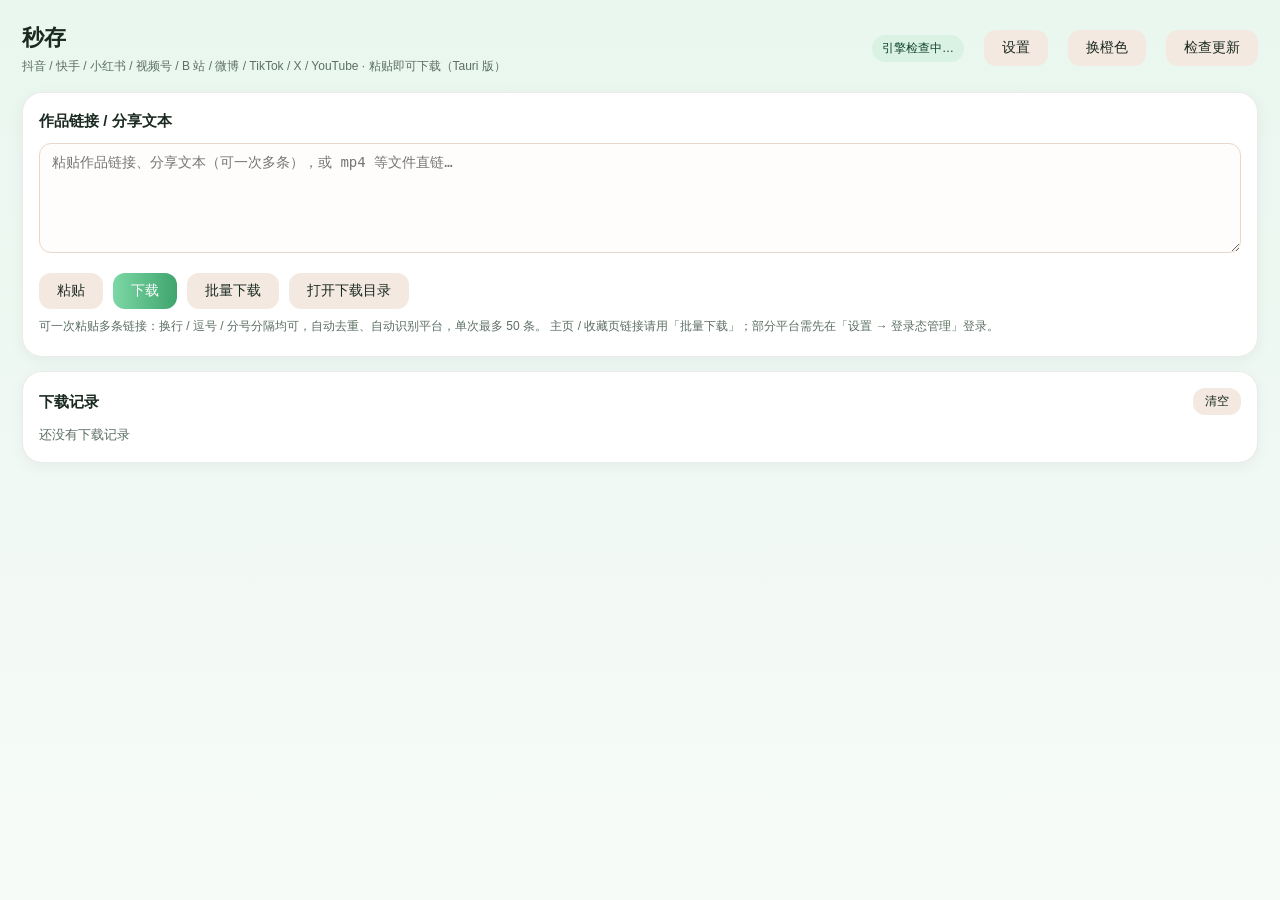
<file: tauri/src/index.html>
<!doctype html>
<html lang="zh-CN">
<head>
  <meta charset="utf-8" />
  <meta name="viewport" content="width=device-width, initial-scale=1" />
  <title>秒存</title>
  <style>
    :root {
      /* 主题配色（与安卓端一致：浅橙 / 浅绿），JS 里按用户选择覆盖 */
      --bg-top: #e9f7ef;
      --bg-bottom: #f7fbf8;
      --card: #ffffff;
      --primary: #4caf7d;
      --primary-soft: #d9f2e3;
      --gradient-a: #7cd8a6;
      --gradient-b: #3fa46d;
      --chip-text: #12432b;
      --text: #1b2a21;
      --muted: #5c6f63;
      --ok: #2e7d32;
      --warn: #e65100;
      --line: rgba(0, 0, 0, 0.08);
    }
    * { box-sizing: border-box; }
    body {
      margin: 0;
      font-family: -apple-system, "PingFang SC", "Microsoft YaHei", sans-serif;
      background: linear-gradient(var(--bg-top), var(--bg-bottom)) fixed;
      color: var(--text);
      padding: 20px 22px 32px;
    }
    header { display: flex; align-items: center; gap: 12px; margin-bottom: 16px; }
    header h1 { font-size: 22px; margin: 0; }
    header .sub { color: var(--muted); font-size: 12px; margin-top: 2px; }
    .badge {
      margin-left: auto; font-size: 12px; padding: 4px 10px; border-radius: 999px;
      background: var(--primary-soft); color: var(--chip-text);
    }
    .card {
      background: var(--card); border-radius: 18px; padding: 16px;
      border: 1px solid var(--line);
      box-shadow: 0 3px 12px rgba(0, 0, 0, 0.07); margin-bottom: 14px;
    }
    textarea {
      width: 100%; min-height: 110px; resize: vertical; border-radius: 12px;
      border: 1px solid #e7d8cb; padding: 10px 12px; font-size: 14px; color: var(--text);
      background: #fffdfb; outline: none;
    }
    textarea:focus { border-color: var(--primary); }
    .row { display: flex; gap: 10px; margin-top: 12px; flex-wrap: wrap; }
    button {
      border: none; border-radius: 12px; padding: 9px 18px; font-size: 14px;
      cursor: pointer; background: #f3e9e0; color: var(--text);
    }
    button.primary { background: linear-gradient(90deg, var(--gradient-a), var(--gradient-b)); color: #fff; }
    button:disabled { opacity: 0.5; cursor: not-allowed; }
    .progress { height: 8px; border-radius: 999px; background: #f0e4d8; overflow: hidden; margin-top: 10px; }
    .progress > div { height: 100%; width: 0; background: var(--primary); transition: width 0.2s; }
    .muted { color: var(--muted); font-size: 12px; }
    .chip {
      display: inline-block; font-size: 11px; padding: 2px 8px; border-radius: 999px;
      background: var(--primary-soft); color: var(--chip-text); margin-right: 6px;
    }
    /* 卡片之间不画分隔线（与安卓 / Mac 一致，靠间距区分） */
    .history-item { display: flex; gap: 10px; align-items: center; padding: 8px 0; }
    .history-block + .history-block { margin-top: 10px; }
    .history-item .title { font-size: 13px; }
    .history-item .meta { font-size: 11px; color: var(--muted); }
    .empty { color: var(--muted); font-size: 13px; }
    /* 版本更新卡片 */
    .update-head { display: flex; align-items: center; gap: 12px; }
    .update-icon {
      width: 46px; height: 46px; border-radius: 14px; flex: none;
      background: linear-gradient(135deg, #ffb27a, #f97316);
      color: #fff; font-size: 24px; font-weight: 700;
      display: flex; align-items: center; justify-content: center;
    }
    .update-version { font-size: 22px; font-weight: 700; }
    .update-info {
      background: var(--primary-soft); border-radius: 12px; padding: 10px 14px;
      font-size: 12px; color: #7a4a1c; margin: 12px 0; line-height: 1.7;
    }
    .update-info .new { color: #d2690f; font-weight: 600; }
    .update-list { margin: 0; padding-left: 18px; font-size: 13px; line-height: 1.8; max-height: 200px; overflow: auto; }
    .update-actions { display: flex; justify-content: flex-end; gap: 10px; margin-top: 14px; }
    pre#log {
      max-height: 200px; overflow: auto; background: #fbf4ee; border-radius: 10px;
      padding: 10px; font-size: 11px; line-height: 1.5; color: #6b5a4b; white-space: pre-wrap;
    }
    h2 { font-size: 15px; margin: 0 0 10px; }
    /* 弹窗 */
    .modal-mask {
      position: fixed; inset: 0; background: rgba(0, 0, 0, 0.35);
      display: flex; align-items: center; justify-content: center; z-index: 50;
    }
    .modal {
      background: #fff; border-radius: 18px; padding: 20px 22px; max-width: 420px;
      box-shadow: 0 12px 40px rgba(0, 0, 0, 0.18);
    }
    /* 记录之间更清晰的分隔线 */
    .history-item { padding: 12px 4px 6px; }
    /* 缩略图（与安卓 / Mac 一致）：图片 / 视频 / PDF 出图，音频出音符；带细边框 */
    .thumb-strip { display: flex; gap: 10px; overflow-x: auto; padding: 2px 4px 6px; }
    .thumb-tile { width: 86px; flex: 0 0 auto; display: flex; flex-direction: column; gap: 3px; align-items: center; }
    .thumb-box {
      position: relative; width: 86px; height: 86px; border-radius: 10px; overflow: hidden;
      border: 1px solid var(--line); background: rgba(0, 0, 0, 0.06);
      display: flex; align-items: center; justify-content: center; cursor: zoom-in;
    }
    .thumb-box img, .thumb-box video { width: 100%; height: 100%; object-fit: cover; display: block; }
    .thumb-box .glyph { font-size: 24px; color: var(--muted); }
    .thumb-box .play {
      position: absolute; width: 30px; height: 30px; border-radius: 50%;
      background: rgba(0, 0, 0, 0.45); color: #fff; display: flex; align-items: center;
      justify-content: center; font-size: 12px; padding-left: 2px;
    }
    .thumb-size { font-size: 10px; color: var(--muted); }
    .file-row { display: flex; align-items: center; gap: 8px; padding: 3px 4px; }
    .file-row .name { font-size: 11px; color: var(--muted); flex: 1; overflow: hidden; text-overflow: ellipsis; white-space: nowrap; }
    .file-row .size { font-size: 10px; color: var(--muted); }
    /* 图标操作按钮（内联 SVG，Lucide 风格 · MIT 开源）：打开 / 分享 / 在文件夹中显示 / 删除 */
    .icon-btn {
      display: inline-flex; align-items: center; justify-content: center;
      width: 24px; height: 24px; border-radius: 7px; border: none; padding: 0;
      background: transparent; color: var(--primary); cursor: pointer;
    }
    .icon-btn:hover { background: var(--primary-soft); }
    .icon-btn.danger { color: #c0392b; }
    .icon-btn.danger:hover { background: rgba(192, 57, 43, 0.12); }
    .icon-btn svg {
      width: 14px; height: 14px; fill: none; stroke: currentColor;
      stroke-width: 2; stroke-linecap: round; stroke-linejoin: round;
    }
    .actions { display: flex; gap: 2px; align-items: center; }
    .thumb-actions { display: flex; gap: 2px; justify-content: center; }
    /* 放大预览浮层 */
    .preview { position: fixed; inset: 0; z-index: 60; background: rgba(10, 10, 12, 0.95); display: flex; flex-direction: column; }
    .preview-bar { display: flex; align-items: center; gap: 10px; padding: 10px 14px; color: #fff; }
    .preview-bar .name { font-size: 14px; font-weight: 600; max-width: 46%; overflow: hidden; text-overflow: ellipsis; white-space: nowrap; }
    .preview-bar .size { font-size: 11px; color: #b9b9c0; }
    .preview-bar button { background: rgba(255, 255, 255, 0.14); color: #fff; border: none; border-radius: 999px; padding: 6px 14px; cursor: pointer; font-size: 12px; }
    .preview-body { flex: 1; display: flex; align-items: center; justify-content: center; overflow: auto; position: relative; }
    .preview-body img { max-width: 96%; max-height: 92%; cursor: zoom-in; }
    .preview-body video { max-width: 94%; max-height: 92%; }
    .preview-body audio { width: 60%; min-width: 320px; }
    .preview-body iframe { width: 96%; height: 92%; border: none; background: #fff; border-radius: 8px; }
    .preview-nav {
      position: absolute; top: 50%; transform: translateY(-50%); font-size: 22px; color: #fff;
      background: rgba(0, 0, 0, 0.35); border: none; border-radius: 50%; width: 44px; height: 44px; cursor: pointer;
    }
    .preview-nav.prev { left: 16px; }
    .preview-nav.next { right: 16px; }
    .preview-counter { position: absolute; bottom: 14px; left: 50%; transform: translateX(-50%); color: #b9b9c0; font-size: 12px; }
    /* 卡片与控件再打磨一点：更柔和的阴影、稍大圆角、hover 反馈 */
    .card { border-radius: 20px; box-shadow: 0 4px 16px rgba(0, 0, 0, 0.05); transition: box-shadow .2s; }
    .card:hover { box-shadow: 0 6px 22px rgba(0, 0, 0, 0.07); }
    button { border-radius: 12px; transition: transform .12s, filter .12s; }
    button:hover:not(:disabled) { filter: brightness(0.97); }
    button:active:not(:disabled) { transform: scale(0.98); }
    textarea, input, select { border-radius: 12px; }
    body { line-height: 1.6; }
    /* 设置 + Cookie 管理 */
    .field { display: flex; align-items: center; gap: 8px; margin-bottom: 8px; flex-wrap: wrap; }
    .field label { width: 74px; font-size: 13px; color: var(--muted); flex: none; }
    .field input, .field select {
      flex: 1; min-width: 180px; border-radius: 10px; border: 1px solid var(--line);
      padding: 7px 10px; font-size: 13px; background: #fff; color: var(--text); outline: none;
    }
    .field input:focus, .field select:focus { border-color: var(--primary); }
    .cookie-row {
      display: flex; align-items: center; gap: 8px; padding: 7px 0;
      border-bottom: 1px dashed var(--line); flex-wrap: wrap;
    }
    .cookie-row:last-child { border-bottom: none; }
    .cookie-row .name { flex: 1; font-size: 13px; min-width: 130px; }
    .cookie-row .state { font-size: 12px; margin-left: 8px; }
    .cookie-row button { padding: 5px 12px; font-size: 12px; }
    /* 云端那一组按钮前加一条细竖线，视觉上区分「本机操作 / 云端操作」 */
    .cookie-row .cloud-group { display: flex; align-items: center; gap: 6px; flex-wrap: wrap; padding-left: 10px; border-left: 1px dashed var(--line); }
    .cookie-row button.sync-active { background: var(--primary-soft); border-color: var(--primary); font-weight: 600; }
    .cookie-row .cloud-state { font-size: 11px; color: var(--muted); }
    .cookie-hint {
      background: var(--primary-soft); color: var(--chip-text); border-radius: 12px;
      padding: 10px 12px; font-size: 13px; margin: 8px 0; display: none;
    }
    .update-icon { background: linear-gradient(135deg, var(--gradient-a), var(--gradient-b)); }
    .sync-row { display: flex; align-items: center; gap: 6px; padding: 6px 0; border-bottom: 1px dashed var(--line); flex-wrap: wrap; }
    .sync-row:last-child { border-bottom: none; }
    .sync-row .name { flex: 1; font-size: 13px; min-width: 120px; }
    .sync-row button { padding: 4px 10px; font-size: 12px; }
    /* 当前正在使用的云端登录态（手机端 / 电脑端）高亮 */
    .sync-row button.sync-active { background: var(--primary-soft); border-color: var(--primary); font-weight: 600; }
  </style>
</head>
<body>
  <header>
    <div>
      <h1>秒存</h1>
      <div class="sub">抖音 / 快手 / 小红书 / 视频号 / B 站 / 微博 / TikTok / X / YouTube · 粘贴即可下载（Tauri 版）</div>
    </div>
    <div class="badge" id="engineBadge">引擎检查中…</div>
    <button id="viewToggleBtn" style="margin-left:8px">设置</button>
    <button id="themeBtn" style="margin-left:8px">换橙色</button>
    <button id="checkUpdateBtn" style="margin-left:8px">检查更新</button>
  </header>

  <!-- 版本更新卡片：发现新版本时显示，点「前往下载」用系统浏览器打开下载地址 -->
  <div class="card" id="updateCard" style="display:none">
    <div class="update-head">
      <div class="update-icon">↑</div>
      <div>
        <div class="muted">发现新版本</div>
        <div class="update-version" id="updateVersion">–</div>
      </div>
    </div>
    <div class="update-info">
      <div>当前版本 <span id="updateCurrent">–</span></div>
      <div class="new">最新版本 <span id="updateLatest">–</span><span id="updateSize"></span></div>
    </div>
    <h2 style="margin-bottom:6px">更新内容</h2>
    <ul class="update-list" id="updateChangelog"></ul>
    <div class="update-actions">
      <button id="updateLater">稍后</button>
      <button class="primary" id="updateDownload">前往下载</button>
    </div>
  </div>

  <div class="card" id="setupCard" style="display:none">
    <h2>首次使用：初始化解析引擎</h2>
    <div class="muted">将创建 Python 虚拟环境、安装 yt-dlp / Playwright 与内置浏览器内核（约 800MB，存放在应用数据目录）。</div>
    <div class="row">
      <button class="primary" id="bootstrapBtn">开始初始化</button>
    </div>
    <pre id="log" style="margin-top:12px"></pre>
  </div>

  <div id="homeView">
  <div class="card">
    <h2>作品链接 / 分享文本</h2>
    <textarea id="input" placeholder="粘贴作品链接、分享文本（可一次多条），或 mp4 等文件直链…"></textarea>
    <div class="row">
      <button id="pasteBtn">粘贴</button>
      <button class="primary" id="downloadBtn">下载</button>
      <!-- 主页 / 收藏夹链接：抓取该主页作品后逐条下载（需要先在桌面端登录对应平台） -->
      <button id="batchBtn" title="主页 / 收藏夹链接：抓取最近 20 条作品并逐条下载">批量下载</button>
      <button id="folderBtn">打开下载目录</button>
    </div>
    <div class="muted" style="margin-top:8px;line-height:1.6">
      可一次粘贴多条链接：换行 / 逗号 / 分号分隔均可，自动去重、自动识别平台，单次最多 50 条。
      主页 / 收藏页链接请用「批量下载」；部分平台需先在「设置 → 登录态管理」登录。
    </div>
    <div class="muted" id="linkPreview" style="margin-top:4px"></div>
  </div>

  <div class="card" id="taskCard" style="display:none">
    <h2 id="taskTitle">任务</h2>
    <div class="muted" id="taskStage">准备中</div>
    <div class="progress"><div id="taskBar"></div></div>
    <div class="muted" id="taskDetail" style="margin-top:8px"></div>
    <!-- 完成后的缩略图（图片点开放大、视频/音频点开即播） -->
    <div id="taskFiles"></div>
    <div class="row" id="taskActions" style="display:none">
      <!-- 与下载记录一致：打开 / 分享 / 在资源管理器中显示都用图标（内容由 JS 填充） -->
      <button class="icon-btn" id="taskOpenBtn" title="打开" aria-label="打开"></button>
      <button class="icon-btn" id="taskShareBtn" title="分享" aria-label="分享"></button>
      <button class="icon-btn" id="taskRevealBtn" title="在资源管理器中显示" aria-label="在资源管理器中显示"></button>
      <button class="icon-btn danger" id="taskDeleteBtn" title="删除这次下载及其文件" aria-label="删除这次下载及其文件"></button>
    </div>
  </div>

  <div class="card" id="batchCard" style="display:none">
    <h2 id="batchTitle">批量下载</h2>
    <div class="muted" id="batchStage">准备中</div>
    <div class="progress"><div id="batchBar"></div></div>
    <div class="row" id="batchSummary" style="gap:14px;margin-top:6px"></div>
    <div class="row" style="gap:8px;margin-top:4px">
      <button id="batchExpandBtn" style="display:none">展开全部</button>
      <button id="batchShareBtn" style="display:none">分享全部</button>
      <button id="batchDeleteAllBtn" style="display:none">删除全部</button>
      <button id="batchCancelBtn">取消</button>
    </div>
    <div id="batchItems"></div>
  </div>

  <div class="card">
    <div style="display:flex;align-items:center;gap:8px">
      <h2 style="margin:0">下载记录</h2>
      <button id="clearHistoryBtn" style="margin-left:auto;padding:5px 12px;font-size:12px">清空</button>
    </div>
    <div id="history" class="empty" style="margin-top:10px">还没有下载记录</div>
  </div>

  </div>

  <div id="settingsView" style="display:none">
  <!-- 设置 + Cookie 管理（与 Mac/安卓端对齐） -->
  <div class="card" id="settingsCard">
    <div style="display:flex;align-items:center;">
      <h2>设置</h2>
      <button id="settingsToggle" style="margin-left:auto;padding:5px 12px;font-size:12px">收起</button>
    </div>
    <div id="settingsBody">
      <div class="field"><label>保存目录</label><input id="setOutDir" placeholder="留空使用默认：下载/视频下载" /><button id="pickFolderBtn">选择…</button></div>
      <div class="field"><label>命名模板</label><input id="setNameTemplate" placeholder="{author}-{title}" /></div>
      <div class="field"><label>画质上限</label>
        <select id="setMaxHeight">
          <option value="0">最高画质</option>
          <option value="1080">≤1080P</option>
          <option value="720">≤720P</option>
        </select>
      </div>
      <div class="field"><label>代理地址</label><input id="setProxy" placeholder="留空自动读系统代理，如 http://127.0.0.1:7890" /></div>
      <div class="row" style="margin-top:4px">
        <button class="primary" id="saveSettingsBtn">保存设置</button>
        <span class="muted" id="settingsHint"></span>
      </div>

      <h2 style="margin-top:18px">登录态管理</h2>
      <div class="muted" style="margin-bottom:6px">
        登录态只保存在本机，也可以登录账号后加密同步到云端。X / YouTube 必须登录；Vimeo / QQ 音乐等多数内容也需要登录；
        抖音不用登录也能下载（但「主页批量」需要登录）。
      </div>
      <div id="cookieList" class="muted">正在读取…</div>
      <div class="cookie-hint" id="cookieHint">
        <span id="cookieHintText"></span>
        <span style="float:right">
          <button class="primary" id="cookieLoginSave">完成</button>
          <button id="cookieLoginCancel">取消</button>
        </span>
      </div>
    </div>

      <h2 style="margin-top:18px">账号 · 云端登录态同步</h2>
    <div id="accountLoggedOut">
      <div class="field"><label>手机号</label><input id="accountPhone" placeholder="11 位手机号，用于接收验证码" /></div>
      <div class="field"><label>验证码</label>
        <input id="accountCode" placeholder="短信验证码" />
        <button id="sendCodeBtn">获取验证码</button>
        <button class="primary" id="accountLoginBtn">登录</button>
      </div>
      <div class="muted">
        登录后：一端登录过的平台，其它端可以直接用（登录态加密保存、只有你能看到、可一键清空）。不登录也不影响现有功能。
      </div>
    </div>
    <div id="accountLoggedIn" style="display:none">
      <div class="field"><label>已登录</label><span id="accountInfo" style="flex:1"></span>
        <button id="accountLogoutBtn">退出登录</button>
      </div>
      <div class="row">
        <button id="pullAllBtn">拉取全部云端登录态到本地</button>
        <button id="uploadAllBtn">同步本机登录态到云端</button>
        <button id="clearCloudBtn">清空云端登录态</button>
        <span class="muted" id="accountHint"></span>
      </div>
      <div class="muted" style="margin-top:6px">
        登录账号后各平台登录态会自动回填。想换用另一端的会话（例如用电脑端登录态下 B 站 4K），点对应平台的「使用手机登录态 / 使用电脑端登录态」，
        当前使用的那一端会高亮；那一端没有登录态时按钮是灰的。也可以点「拉取云端登录态」直接取云端最新的一份，或用「拉取全部云端登录态到本地」一次拉完。
      </div>
    </div>
  </div>

  <!-- 提建议 / 联系官方 -->
  <div class="card" id="feedbackCard">
    <h2>提建议 / 联系官方</h2>
    <div class="muted" style="margin-bottom:6px">反馈问题时请附上链接，方便我们复现。</div>
    <textarea id="feedbackText" style="min-height:80px" placeholder="遇到问题或有建议，写在这里。请尽量附上出问题的链接，我们才能针对性地定位（会自动带上版本号）"></textarea>
    <div class="field" style="margin-top:8px"><label>联系方式</label><input id="feedbackContact" placeholder="手机号 / 邮箱（可留空）" /></div>
    <div class="row"><button class="primary" id="feedbackBtn">提交</button><span class="muted" id="feedbackHint"></span></div>
  </div>

  </div>

  <!-- 放大预览：图片可翻页缩放、视频/音频进来即播、PDF 直接用内置阅读器打开
       （必须放在脚本之前，脚本里要直接绑定按钮事件） -->
  <div id="preview" class="preview" style="display:none">
    <div class="preview-bar">
      <span class="name" id="previewName"></span>
      <span class="size" id="previewSize"></span>
      <span style="flex:1"></span>
      <button id="previewReveal">在文件夹中显示</button>
      <button id="previewOpen">打开</button>
      <button id="previewClose">关闭</button>
    </div>
    <div class="preview-body" id="previewBody"></div>
  </div>

  <!-- 清空下载记录：三选一（取消 / 仅清空记录 / 连文件一起删） -->
  <div class="modal-mask" id="clearHistoryModal" style="display:none">
    <div class="modal">
      <h2 style="margin-top:0">清空下载记录</h2>
      <div class="muted">要连下载好的文件一起删除吗？删除后无法恢复。</div>
      <div class="row" style="justify-content:flex-end;margin-top:16px">
        <button id="clearHistoryCancel">取消</button>
        <button id="clearHistoryOnly">仅清空记录</button>
        <button class="primary" id="clearHistoryWithFiles">清空并删除文件</button>
      </div>
    </div>
  </div>

  <script>
    const { invoke } = window.__TAURI__.core;
    const { listen } = window.__TAURI__.event;

    let currentTaskId = null;
    let currentFile = '';
    const $ = (id) => document.getElementById(id);

    function setBadge(text, color) {
      const badge = $('engineBadge');
      badge.textContent = text;
      badge.style.background = color || 'var(--primary-soft)';
    }

    async function refreshEngine() {
      const info = await invoke('engine_info');
      if (!info.python || !info.bridge) {
        setBadge('未初始化', '#ffe0cc');
        $('setupCard').style.display = 'block';
        return;
      }
      try {
        await invoke('engine_start');
        setBadge('引擎已启动', '#d9f2e3');
        invoke('engine_send', { payload: { id: 'status', cmd: 'engine_status' } });
        checkUpdate(); // 冷启动检查新版本（Windows 端）
        // 解析引擎随应用版本一起更新（内置运行时），客户端不再做引擎热更新
      } catch (error) {
        setBadge('引擎启动失败', '#ffd9d9');
        $('setupCard').style.display = 'block';
        $('log').textContent = String(error);
      }
    }

    // ---------------- 缩略图 / 预览（与安卓、Mac 对齐） ----------------
    const MEDIA_EXT = {
      image: ['jpg', 'jpeg', 'png', 'webp', 'gif', 'heic', 'heif', 'avif', 'bmp'],
      video: ['mp4', 'mov', 'mkv', 'webm', 'm4v', '3gp', 'avi', 'ts'],
      audio: ['mp3', 'm4a', 'aac', 'flac', 'wav', 'opus', 'ogg'],
      pdf: ['pdf'],
    };
    const fileSizes = new Map();   // path -> bytes（打开预览时显示大小）

    function mediaKind(path) {
      const ext = String(path || '').split('.').pop().toLowerCase();
      for (const [kind, list] of Object.entries(MEDIA_EXT)) {
        if (list.includes(ext)) return kind;
      }
      return 'other';
    }

    function fileUrl(path) {
      try { return window.__TAURI__.core.convertFileSrc(path); } catch (_) { return path; }
    }

    function fileName(path) {
      return String(path || '').split(/[\\/]/).pop();
    }

    function playBadge() {
      const badge = document.createElement('div');
      badge.className = 'play';
      badge.textContent = '▶';
      return badge;
    }

    // 图标按钮用的内联 SVG（Lucide 图标，MIT 协议，无外部依赖）；title/aria-label 提供提示与无障碍描述
    const ICONS = {
      open: '<svg viewBox="0 0 24 24"><path d="M18 13v6a2 2 0 0 1-2 2H5a2 2 0 0 1-2-2V8a2 2 0 0 1 2-2h6"/><polyline points="15 3 21 3 21 9"/><line x1="10" y1="14" x2="21" y2="3"/></svg>',
      share: '<svg viewBox="0 0 24 24"><path d="M4 12v8a2 2 0 0 0 2 2h12a2 2 0 0 0 2-2v-8"/><polyline points="16 6 12 2 8 6"/><line x1="12" y1="2" x2="12" y2="15"/></svg>',
      folder: '<svg viewBox="0 0 24 24"><path d="M22 19a2 2 0 0 1-2 2H4a2 2 0 0 1-2-2V5a2 2 0 0 1 2-2h5l2 3h9a2 2 0 0 1 2 2z"/></svg>',
      trash: '<svg viewBox="0 0 24 24"><polyline points="3 6 5 6 21 6"/><path d="M19 6v14a2 2 0 0 1-2 2H7a2 2 0 0 1-2-2V6m3 0V4a2 2 0 0 1 2-2h4a2 2 0 0 1 2 2v2"/></svg>',
    };

    function iconButton(name, title, onClick, danger) {
      const button = document.createElement('button');
      button.className = danger ? 'icon-btn danger' : 'icon-btn';
      button.title = title;
      button.setAttribute('aria-label', title);
      button.innerHTML = ICONS[name] || '';
      button.addEventListener('click', onClick);
      return button;
    }

    /** 文件格式标签：优先扩展名，没有就按类型兜底（如 MP4 / JPG / PDF） */
    function formatLabel(file) {
      const name = fileName(file);
      const ext = name.includes('.') ? name.split('.').pop().toUpperCase() : '';
      if (ext && ext.length <= 5) return ext;
      return { video: 'MP4', image: 'IMAGE', audio: 'AUDIO', pdf: 'PDF' }[mediaKind(file)] || 'FILE';
    }

    /** 缩略图条：图片 / 视频 / PDF 出图，音频出音符；每个文件下面显示格式、大小与操作按钮 */
    function buildStrip(files, onDelete) {
      const strip = document.createElement('div');
      strip.className = 'thumb-strip';
      files.forEach((file, index) => {
        const kind = mediaKind(file);
        const tile = document.createElement('div');
        tile.className = 'thumb-tile';
        const box = document.createElement('div');
        box.className = 'thumb-box';

        if (kind === 'image' || kind === 'video') {
          const media = document.createElement(kind === 'image' ? 'img' : 'video');
          media.src = fileUrl(file);
          if (kind === 'video') {
            media.muted = true;
            media.preload = 'metadata';
            media.playsInline = true;
            // 让内核把第一帧画出来当封面（0.5 秒处，避免黑屏）
            media.addEventListener('loadeddata', () => {
              try { media.currentTime = 0.5; } catch (_) {}
            }, { once: true });
            box.appendChild(media);
            box.appendChild(playBadge());
          } else {
            media.loading = 'lazy';
            box.appendChild(media);
          }
        } else if (kind === 'audio') {
          const glyph = document.createElement('div');
          glyph.className = 'glyph';
          glyph.textContent = '♪';
          box.appendChild(glyph);
          box.appendChild(playBadge());
        } else {
          const glyph = document.createElement('div');
          glyph.className = 'glyph';
          glyph.textContent = kind === 'pdf' ? 'PDF' : '📄';
          box.appendChild(glyph);
        }

        box.title = fileName(file);
        box.addEventListener('click', () => showPreview(files, index));
        const size = document.createElement('div');
        size.className = 'thumb-size';
        size.textContent = `${formatLabel(file)} · ${formatBytes(fileSizes.get(file) || 0)}`;
        tile.appendChild(box);
        tile.appendChild(size);
        // 打开 / 分享 /（历史记录里还有）删除：图标按钮居中排在文件下面
        const actions = document.createElement('div');
        actions.className = 'thumb-actions';
        actions.appendChild(iconButton('open', '打开', () => invoke('open_path', { path: file }).catch((error) => window.alert('打开失败：' + error))));
        actions.appendChild(iconButton('share', '分享', () => invoke('share_file', { path: file }).catch((error) => window.alert('分享失败：' + error))));
        if (onDelete) {
          actions.appendChild(iconButton('trash', '删除这个文件', () => onDelete(file), true));
        }
        tile.appendChild(actions);
        strip.appendChild(tile);
      });
      return strip;
    }

    /** 不能预览的文件（安装包 / 压缩包 / 文本等）：保持原来的行样式，补上大小 */
    function buildFileRow(file, onDelete) {
      const row = document.createElement('div');
      row.className = 'file-row';
      const name = document.createElement('div');
      name.className = 'name';
      name.textContent = fileName(file);
      const size = document.createElement('div');
      size.className = 'size';
      size.textContent = formatBytes(fileSizes.get(file) || 0);
      row.appendChild(name);
      row.appendChild(size);
      // 打开 / 在文件夹中显示 / 分享 /（历史记录里还有）删除：图标按钮
      const actions = document.createElement('div');
      actions.className = 'actions';
      actions.appendChild(iconButton('open', '打开', () => invoke('open_path', { path: file }).catch((error) => window.alert('打开失败：' + error))));
      actions.appendChild(iconButton('folder', '在资源管理器中显示', () => invoke('reveal_file', { path: file }).catch((error) => window.alert('打开失败：' + error))));
      actions.appendChild(iconButton('share', '分享', () => invoke('share_file', { path: file }).catch((error) => window.alert('分享失败：' + error))));
      if (onDelete) {
        actions.appendChild(iconButton('trash', '删除这个文件', () => onDelete(file), true));
      }
      row.appendChild(actions);
      return row;
    }

    async function refreshHistory() {
      const items = await invoke('read_history');
      const container = $('history');
      if (!Array.isArray(items) || items.length === 0) {
        container.className = 'empty';
        container.textContent = '还没有下载记录';
        return;
      }
      container.className = '';
      const sliced = items.slice(0, 50);
      const allPaths = [];
      sliced.forEach((item) => (item.files || []).forEach((file) => allPaths.push(file)));
      let sizes = [];
      try { sizes = await invoke('file_sizes', { paths: allPaths }); } catch (_) { sizes = []; }
      allPaths.forEach((path, index) => fileSizes.set(path, sizes[index] || 0));

      container.innerHTML = '';
      sliced.forEach((item, itemIndex) => {
        const files = (item.files || []).filter(Boolean);
        const info = item.media_info || {};
        const quality = [info.width && info.height ? `${info.width}×${info.height}` : '', info.duration ? `${info.duration}s` : '']
          .filter(Boolean).join(' · ');
        const extra = files.length > 1 ? ` · 共 ${files.length} 个文件` : '';

        const block = document.createElement('div');
        block.className = 'history-block';
        const head = document.createElement('div');
        head.className = 'history-item';
        const text = document.createElement('div');
        text.style.flex = '1';
        const title = document.createElement('div');
        title.className = 'title';
        const chip = document.createElement('span');
        chip.className = 'chip';
        chip.textContent = platformLabel(item.platform);
        title.appendChild(chip);
        title.appendChild(document.createTextNode(item.title || fileName(files[0] || '')));
        const meta = document.createElement('div');
        meta.className = 'meta';
        meta.textContent = `${item.finished_at || ''} · ${quality}${extra}`.replace(/^ · /, '');
        text.appendChild(title);
        text.appendChild(meta);
        head.appendChild(text);
        // 打开 / 在资源管理器中显示 / 分享 / 删除（图标按钮；删除在最后，无确认，连同源文件一起删）
        const headActions = document.createElement('div');
        headActions.className = 'actions';
        if (files.length) {
          headActions.appendChild(iconButton('open', '打开', () => invoke('open_path', { path: files[0] }).catch((error) => window.alert('打开失败：' + error))));
          headActions.appendChild(iconButton('folder', '在资源管理器中显示', () => invoke('reveal_file', { path: files[0] }).catch((error) => window.alert('打开失败：' + error))));
          headActions.appendChild(iconButton('share', '分享', () => invoke('share_file', { path: files[0] }).catch((error) => window.alert('分享失败：' + error))));
        }
        headActions.appendChild(iconButton('trash', '删除这条记录及其文件', async () => {
          try {
            await invoke('delete_history_item', { index: itemIndex, deleteFiles: true });
          } catch (error) {
            window.alert('删除失败：' + error);
          }
          refreshHistory();
        }, true));
        head.appendChild(headActions);
        block.appendChild(head);

        const previewable = files.filter((file) => mediaKind(file) !== 'other');
        const others = files.filter((file) => mediaKind(file) === 'other');
        // 单个文件删除：从记录里移除；全部删光后记录一并删除
        const deleteFile = async (file) => {
          try {
            await invoke('delete_history_file', { index: itemIndex, path: file });
          } catch (error) {
            window.alert('删除失败：' + error);
          }
          refreshHistory();
        };
        if (previewable.length) block.appendChild(buildStrip(previewable, deleteFile));
        others.forEach((file) => block.appendChild(buildFileRow(file, deleteFile)));
        container.appendChild(block);
      });
    }

    // ---------------- 放大预览 ----------------
    let previewFiles = [];
    let previewIndex = 0;

    /** 任务卡片里某个文件所在的 history.json 下标；找不到返回 -1 */
    async function findHistoryIndexForFile(file) {
      try {
        const items = await invoke('read_history');
        return items.findIndex((item) => (item.files || []).includes(file));
      } catch (_) {
        return -1;
      }
    }

    /** 任务完成后：在当前任务卡片里也显示缩略图（与历史记录一致，含删除） */
    let taskFileList = [];
    async function renderTaskFiles(files) {
      const container = $('taskFiles');
      container.innerHTML = '';
      taskFileList = (files || []).filter(Boolean);
      if (!taskFileList.length) {
        // 文件都删完了：卡片收起
        $('taskCard').style.display = 'none';
        currentFile = '';
        return;
      }
      try {
        const sizes = await invoke('file_sizes', { paths: taskFileList });
        taskFileList.forEach((path, index) => fileSizes.set(path, sizes[index] || 0));
      } catch (_) { /* 取不到大小就不显示，不影响预览 */ }
      // 单个文件删除：同步更新卡片与记录；全部删光时卡片收起
      const deleteTaskFile = async (file) => {
        const index = await findHistoryIndexForFile(file);
        if (index >= 0) {
          try {
            await invoke('delete_history_file', { index, path: file });
          } catch (error) {
            window.alert('删除失败：' + error);
          }
        }
        currentFile = taskFileList.includes(currentFile) && currentFile !== file ? currentFile : (taskFileList.find((item) => item !== file) || '');
        renderTaskFiles(taskFileList.filter((item) => item !== file));
        refreshHistory();
      };
      const previewable = taskFileList.filter((file) => mediaKind(file) !== 'other');
      const others = taskFileList.filter((file) => mediaKind(file) === 'other');
      if (previewable.length) container.appendChild(buildStrip(previewable, deleteTaskFile));
      others.forEach((file) => container.appendChild(buildFileRow(file, deleteTaskFile)));
    }

    // 任务卡片：删除这次下载（连同文件），卡片收起
    $('taskDeleteBtn').addEventListener('click', async () => {
      if (!currentFile) return;
      const index = await findHistoryIndexForFile(currentFile);
      if (index >= 0) {
        try {
          await invoke('delete_history_item', { index, deleteFiles: true });
        } catch (error) {
          window.alert('删除失败：' + error);
        }
      }
      currentFile = '';
      taskFileList = [];
      $('taskCard').style.display = 'none';
      refreshHistory();
    });

    function showPreview(files, index) {
      previewFiles = files;
      previewIndex = index;
      $('preview').style.display = 'flex';
      renderPreview();
    }

    function closePreview() {
      $('preview').style.display = 'none';
      $('previewBody').innerHTML = '';   // 顺带把正在播放的视频/音频停掉
      previewFiles = [];
    }

    function renderPreview() {
      const path = previewFiles[previewIndex] || '';
      const kind = mediaKind(path);
      $('previewName').textContent = fileName(path);
      $('previewSize').textContent = formatBytes(fileSizes.get(path) || 0);
      const body = $('previewBody');
      body.innerHTML = '';

      if (kind === 'image') {
        const image = document.createElement('img');
        image.src = fileUrl(path);
        image.addEventListener('click', () => {
          image.style.transform = image.style.transform === 'scale(2)' ? 'scale(1)' : 'scale(2)';
        });
        body.appendChild(image);
        const imageIndexes = previewFiles.map((file, index) => [file, index]).filter(([file]) => mediaKind(file) === 'image');
        if (imageIndexes.length > 1) {
          const position = imageIndexes.findIndex(([, index]) => index === previewIndex);
          const prev = document.createElement('button');
          prev.className = 'preview-nav prev';
          prev.textContent = '‹';
          prev.addEventListener('click', () => {
            previewIndex = imageIndexes[(position - 1 + imageIndexes.length) % imageIndexes.length][1];
            renderPreview();
          });
          const next = document.createElement('button');
          next.className = 'preview-nav next';
          next.textContent = '›';
          next.addEventListener('click', () => {
            previewIndex = imageIndexes[(position + 1) % imageIndexes.length][1];
            renderPreview();
          });
          const counter = document.createElement('div');
          counter.className = 'preview-counter';
          counter.textContent = `${position + 1}/${imageIndexes.length}`;
          body.appendChild(prev);
          body.appendChild(next);
          body.appendChild(counter);
        }
      } else if (kind === 'video') {
        const video = document.createElement('video');
        video.src = fileUrl(path);
        video.controls = true;
        video.autoplay = true;
        body.appendChild(video);
      } else if (kind === 'audio') {
        const audio = document.createElement('audio');
        audio.src = fileUrl(path);
        audio.controls = true;
        audio.autoplay = true;
        body.appendChild(audio);
      } else if (kind === 'pdf') {
        const frame = document.createElement('iframe');
        frame.src = fileUrl(path);
        body.appendChild(frame);
      } else {
        const hint = document.createElement('div');
        hint.style.color = '#fff';
        hint.textContent = '这类文件没有内置预览，点右上角「打开」用系统应用查看';
        body.appendChild(hint);
      }
    }

    // 绑定预览按钮（元素在 <script> 之前已就绪；加 null 判断避免以后调整结构又踩空）
    if ($('previewClose')) {
      $('previewClose').addEventListener('click', closePreview);
      $('previewOpen').addEventListener('click', () => {
        const path = previewFiles[previewIndex];
        if (path) invoke('open_path', { path }).catch((error) => window.alert('打开失败：' + error));
      });
      $('previewReveal').addEventListener('click', () => {
        const path = previewFiles[previewIndex];
        if (path) invoke('reveal_file', { path }).catch((error) => window.alert('打开失败：' + error));
      });
    }

    function platformLabel(key) {
      return {
        douyin: '抖音', kuaishou: '快手', xiaohongshu: '小红书',
        wechat_channels: '微信视频号', bilibili: 'B 站', weibo: '微博',
        tiktok: 'TikTok', instagram: 'Instagram',
        x: 'X', youtube: 'YouTube', generic: '通用解析', web: '网页资源'
      }[key] || '文件';
    }



    // ---------------------------------------------------------------- 账号（云端 Cookie 同步）

    let accountLoggedIn = false;
    let syncPlatforms = {};

    function renderAccount(status) {
      if (status) accountLoggedIn = Boolean(status.loggedIn);
      $('accountLoggedOut').style.display = accountLoggedIn ? 'none' : 'block';
      $('accountLoggedIn').style.display = accountLoggedIn ? 'block' : 'none';
      if (accountLoggedIn) {
        const phone = (status && status.phone) || $('accountPhone').value.trim();
        const nickname = (status && status.nickname) || '';
        $('accountInfo').textContent = `${phone}${nickname ? ' · ' + nickname : ''}（本机类型：电脑端）`;
      }
    }

    /** 云端两端都可能有：取"更新得更新鲜"的那一端（时间相同/缺失时优先手机端） */
    function pickNewestDevice(slots) {
      const mobile = (slots && slots.mobile) || {};
      const pc = (slots && slots.pc) || {};
      if (mobile.exists && pc.exists) {
        return String(pc.updatedAt || '') > String(mobile.updatedAt || '') ? 'pc' : 'mobile';
      }
      if (mobile.exists) return 'mobile';
      if (pc.exists) return 'pc';
      return '';
    }

    // 云端状态更新后重画登录态列表（本机与云端在同一行展示，与 Mac / 安卓一致）
    function renderSyncList(platforms) {
      if (platforms) syncPlatforms = platforms;
      renderCookies();
    }

    let smsCountdown = 0;

    function startSmsCountdown(seconds = 60) {
      smsCountdown = seconds;
      $('sendCodeBtn').disabled = true;
      const tick = () => {
        $('sendCodeBtn').textContent = `${smsCountdown} 秒后可重发`;
        smsCountdown -= 1;
        if (smsCountdown < 0) {
          clearInterval(timer);
          $('sendCodeBtn').disabled = false;
          $('sendCodeBtn').textContent = '获取验证码';
          return;
        }
      };
      const timer = setInterval(tick, 1000);
      tick();
    }

    $('sendCodeBtn').addEventListener('click', async () => {
      const phone = $('accountPhone').value.trim();
      if (phone.length < 11) { $('accountHint').textContent = '请先填 11 位手机号'; return; }
      $('accountHint').textContent = '正在发送验证码…';
      await invoke('engine_send', { payload: { id: 'sms-code', cmd: 'account_sms_code', phone } });
      startSmsCountdown(60);
    });

    $('accountLoginBtn').addEventListener('click', async () => {
      const phone = $('accountPhone').value.trim();
      const code = $('accountCode').value.trim();
      if (!phone || !code) { $('accountHint').textContent = '请填手机号和验证码'; return; }
      $('accountHint').textContent = '正在登录…';
      await invoke('engine_send', { payload: { id: 'account-login', cmd: 'account_login', phone, code } });
    });

    $('accountLogoutBtn').addEventListener('click', async () => {
      await invoke('engine_send', { payload: { id: 'account-logout', cmd: 'account_logout' } });
      $('accountHint').textContent = '已退出账号';
      renderSyncList({});
    });

    $('uploadAllBtn').addEventListener('click', async () => {
      const keys = Object.keys(cookieState).filter((key) => cookieState[key] && cookieState[key].has_cookie);
      if (!keys.length) { $('accountHint').textContent = '本机还没有可同步的 Cookie'; return; }
      $('accountHint').textContent = `正在同步 ${keys.length} 个平台…`;
      for (const key of keys) {
        await invoke('engine_send', { payload: { id: `sync-${key}`, cmd: 'cookie_sync_upload', platform: key } });
      }
      $('accountHint').textContent = `已同步 ${keys.length} 个平台 ✓`;
      setTimeout(() => { $('accountHint').textContent = ''; }, 3000);
    });

    $('clearCloudBtn').addEventListener('click', async () => {
      if (!window.confirm('确定清空云端保存的所有 Cookie 吗？清空后其它设备就不能再同步了。')) return;
      await invoke('engine_send', { payload: { id: 'clear-cloud', cmd: 'cookie_sync_clear' } });
      renderSyncList({});
      $('accountHint').textContent = '云端 Cookie 已清空';
    });

    // 拉取全部云端登录态到本地：每个平台取"最新的一份"（登录后的自动回填失败时手动补一次）
    $('pullAllBtn').addEventListener('click', async () => {
      const platforms = Object.keys(syncPlatforms).filter((key) => pickNewestDevice(syncPlatforms[key]));
      if (!platforms.length) {
        $('accountHint').textContent = '云端还没有可拉取的登录态';
        return;
      }
      $('accountHint').textContent = `正在拉取 ${platforms.length} 个平台的云端登录态…`;
      for (const platform of platforms) {
        const device = pickNewestDevice(syncPlatforms[platform] || {});
        await invoke('engine_send', { payload: {
          id: `pull-all-${platform}`,
          cmd: 'cookie_sync_pull',
          platform,
          deviceType: device,
        } });
        await new Promise((resolve) => setTimeout(resolve, 300));
      }
      $('accountHint').textContent = `已拉取 ${platforms.length} 个平台的云端登录态到本地`;
      invoke('engine_send', { payload: { id: 'cookie-status', cmd: 'cookie_status' } }).catch(() => {});
    });

    // ---------------------------------------------------------------- 提建议

    $('feedbackBtn').addEventListener('click', async () => {
      const content = $('feedbackText').value.trim();
      if (!content) { $('feedbackHint').textContent = '请先填写建议内容'; return; }
      $('feedbackHint').textContent = '正在提交…';
      await invoke('engine_send', { payload: {
        id: 'feedback',
        cmd: 'cloud_feedback',
        type: 'SUGGESTION',
        content,
        contact: $('feedbackContact').value.trim(),
        with_logs: false,
      } });
    });

    // 选择下载目录（Rust 侧调用系统目录选择框）
    $('pickFolderBtn').addEventListener('click', async () => {
      try {
        const picked = await invoke('pick_folder');
        if (picked) $('setOutDir').value = picked;
      } catch (error) {
        $('settingsHint').textContent = '无法打开目录选择框，请手动填写路径';
      }
    });

    // ---------------------------------------------------------------- 主题（与安卓端一致）
    const THEMES = {
      green: { primary: '#4caf7d', soft: '#d9f2e3', top: '#e9f7ef', bottom: '#f7fbf8', a: '#7cd8a6', b: '#3fa46d', chip: '#12432b' },
      orange: { primary: '#ff8a3d', soft: '#ffe7d6', top: '#ffede0', bottom: '#fff9f5', a: '#ffa96b', b: '#f97316', chip: '#a4551b' },
    };

    function applyTheme(key) {
      const theme = THEMES[key] ? key : 'green';
      const t = THEMES[theme];
      const root = document.documentElement.style;
      root.setProperty('--primary', t.primary);
      root.setProperty('--primary-soft', t.soft);
      root.setProperty('--bg-top', t.top);
      root.setProperty('--bg-bottom', t.bottom);
      root.setProperty('--gradient-a', t.a);
      root.setProperty('--gradient-b', t.b);
      root.setProperty('--chip-text', t.chip);
      localStorage.setItem('theme', theme);
      $('themeBtn').textContent = theme === 'green' ? '换橙色' : '换绿色';
    }

    // ---------------------------------------------------------------- 设置

    function fillSettings(settings) {
      if (!settings) return;
      if (settings.out_dir !== undefined) $('setOutDir').value = settings.out_dir || '';
      if (settings.name_template !== undefined) $('setNameTemplate').value = settings.name_template || '';
      if (settings.max_height !== undefined) $('setMaxHeight').value = String(settings.max_height || 0);
      if (settings.proxy !== undefined) $('setProxy').value = settings.proxy || '';
    }

    async function saveSettings() {
      const payload = {
        cmd: 'set_settings',
        settings: {
          out_dir: $('setOutDir').value.trim(),
          name_template: $('setNameTemplate').value.trim() || '{author}-{title}',
          max_height: Number($('setMaxHeight').value || 0),
          proxy: $('setProxy').value.trim(),
        },
      };
      await invoke('engine_send', { payload: { id: 'set-settings', ...payload } });
      $('settingsHint').textContent = '已保存 ✓';
      setTimeout(() => { $('settingsHint').textContent = ''; }, 2000);
    }

    // ---------------------------------------------------------------- Cookie 管理

    const PLATFORM_LABELS = {
      douyin: '抖音', kuaishou: '快手', xiaohongshu: '小红书', wechat_channels: '微信视频号',
      bilibili: 'B 站', weibo: '微博', tiktok: 'TikTok', instagram: 'Instagram',
      x: 'X', youtube: 'YouTube', ixigua: '西瓜视频', reddit: 'Reddit',
      vimeo: 'Vimeo', twitch: 'Twitch', weishi: '微视', haokan: '好看视频',
      netease: '网易云音乐', qqmusic: 'QQ 音乐',
    };
    let cookieState = {};

    function renderCookies(cookies) {
      if (cookies) cookieState = cookies;
      const keys = Object.keys(PLATFORM_LABELS).filter((key) => cookieState[key]);
      if (!keys.length) {
        $('cookieList').textContent = '还没读到 Cookie 状态（引擎可能还在启动）';
        return;
      }
      $('cookieList').className = '';
      $('cookieList').innerHTML = keys.map((key) => {
        const info = cookieState[key] || {};
        const invalid = Boolean(info.invalid);
        const has = Boolean(info.has_cookie);
        const stateText = invalid ? '已失效' : (has ? `已登录 · ${info.updated_at || ''}` : '未登录');
        const color = invalid ? 'var(--warn)' : (has ? 'var(--ok)' : 'var(--muted)');
        const source = info.source || '';
        // 云端那一组：账号登录后才出现（与 Mac / 安卓的合并卡片一致）
        let cloudPart = '';
        if (accountLoggedIn) {
          const slots = syncPlatforms[key] || {};
          const mobile = slots.mobile || {};
          const pc = slots.pc || {};
          const mobileActive = source === '云端·手机端';
          const pcActive = source === '云端·电脑端';
          const newest = pickNewestDevice(slots);
          cloudPart = `
            <span class="cloud-group">
              <button data-sync-pull="${key}" data-device="mobile" class="${mobileActive ? 'sync-active' : ''}" ${mobile.exists ? '' : 'disabled'}>${mobileActive ? '✓ ' : ''}使用手机登录态</button>
              <button data-sync-pull="${key}" data-device="pc" class="${pcActive ? 'sync-active' : ''}" ${pc.exists ? '' : 'disabled'}>${pcActive ? '✓ ' : ''}使用电脑端登录态</button>
              <button data-sync-pull-newest="${key}" ${newest ? '' : 'disabled'}>拉取云端登录态</button>
              <button data-sync-upload="${key}" ${has ? '' : 'disabled'}>同步本机登录态</button>
              ${(mobile.exists || pc.exists) ? `<button data-sync-delete="${key}">删除云端</button>` : ''}
              <span class="cloud-state">云端：手机端${mobile.exists ? ' ✓' : ' —'} / 电脑端${pc.exists ? ' ✓' : ' —'}</span>
            </span>`;
        }
        return `<div class="cookie-row">
          <div class="name">${PLATFORM_LABELS[key]}<span class="state" style="color:${color}">${stateText}</span>${source ? `<span class="state">来源：${source}</span>` : ''}</div>
          <button data-cookie-login="${key}">${has ? '重新登录' : '登录'}</button>
          <button data-cookie-paste="${key}">手动粘贴</button>
          <button data-cookie-test="${key}">测试登录态</button>
          ${has ? `<button data-cookie-clear="${key}">清除</button>` : ''}
          ${cloudPart}
        </div>`;
      }).join('');
    }

    let loginTaskId = null;
    let loginPlatform = '';

    function showCookieHint(text) {
      $('cookieHintText').textContent = text;
      $('cookieHint').style.display = 'block';
    }

    function hideCookieHint() {
      $('cookieHint').style.display = 'none';
      loginTaskId = null;
      loginPlatform = '';
    }

    $('cookieList').addEventListener('click', async (event) => {
      const target = event.target.closest('button');
      if (!target) return;
      if (target.dataset.cookieLogin) {
        const platform = target.dataset.cookieLogin;
        loginPlatform = platform;
        loginTaskId = `login-${platform}-${Date.now()}`;
        await invoke('engine_send', { payload: { id: loginTaskId, cmd: 'cookie_login', platform } });
        showCookieHint(`已打开 ${PLATFORM_LABELS[platform]} 登录窗口：在里面登录后点「完成」（换账号可先退出登录）`);
      } else if (target.dataset.cookiePaste) {
        const platform = target.dataset.cookiePaste;
        const value = window.prompt(`把 ${PLATFORM_LABELS[platform]} 的 Cookie 粘贴到这里（形如 name=value; name2=value2）`, '');
        if (value) {
          await invoke('engine_send', { payload: { id: `paste-${platform}`, cmd: 'cookie_set', platform, cookie: value } });
        }
      } else if (target.dataset.cookieTest) {
        const platform = target.dataset.cookieTest;
        showCookieHint(`正在测试 ${PLATFORM_LABELS[platform]} 的 Cookie…`);
        await invoke('engine_send', { payload: { id: `test-${platform}`, cmd: 'cookie_test', platform } });
      } else if (target.dataset.cookieClear) {
        const platform = target.dataset.cookieClear;
        await invoke('engine_send', { payload: { id: `clear-${platform}`, cmd: 'cookie_clear', platform } });
      } else if (target.dataset.syncPull) {
        // 拉取云端指定端的登录态（与 Mac / 安卓的「使用手机/电脑端登录态」一致）
        await invoke('engine_send', { payload: {
          id: `pull-${target.dataset.syncPull}`,
          cmd: 'cookie_sync_pull',
          platform: target.dataset.syncPull,
          deviceType: target.dataset.device,
        } });
      } else if (target.dataset.syncPullNewest) {
        // 不选端：直接取云端最新的那一份
        const platform = target.dataset.syncPullNewest;
        const device = pickNewestDevice(syncPlatforms[platform] || {});
        if (!device) return;
        await invoke('engine_send', { payload: {
          id: `pull-new-${platform}`,
          cmd: 'cookie_sync_pull',
          platform,
          deviceType: device,
        } });
      } else if (target.dataset.syncUpload) {
        await invoke('engine_send', { payload: {
          id: `upload-${target.dataset.syncUpload}`,
          cmd: 'cookie_sync_upload',
          platform: target.dataset.syncUpload,
        } });
      } else if (target.dataset.syncDelete) {
        const platform = target.dataset.syncDelete;
        if (!window.confirm(`确定删除云端保存的「${PLATFORM_LABELS[platform] || platform}」登录态吗？`)) return;
        await invoke('engine_send', { payload: { id: `del-${platform}`, cmd: 'cookie_sync_clear', platform } });
      }
    });

    $('cookieLoginSave').addEventListener('click', () => {
      if (!loginTaskId) return;
      invoke('engine_send', { payload: { id: 'login-save', cmd: 'cookie_login_save', task_id: loginTaskId } });
      showCookieHint('正在保存 Cookie…');
    });

    $('cookieLoginCancel').addEventListener('click', () => {
      if (!loginTaskId) { hideCookieHint(); return; }
      invoke('engine_send', { payload: { id: 'login-cancel', cmd: 'cookie_login_cancel', task_id: loginTaskId } });
      hideCookieHint();
    });

    // 首页 / 设置 两个视图（与 Mac 版一致：首页只管解析下载，设置独立成页）
    function showView(name) {
      const isSettings = name === 'settings';
      $('homeView').style.display = isSettings ? 'none' : 'block';
      $('settingsView').style.display = isSettings ? 'block' : 'none';
      $('viewToggleBtn').textContent = isSettings ? '返回' : '设置';
      window.scrollTo({ top: 0 });
    }

    $('viewToggleBtn').addEventListener('click', () => {
      const toSettings = $('settingsView').style.display === 'none';
      showView(toSettings ? 'settings' : 'home');
    });

    $('themeBtn').addEventListener('click', () => {
      applyTheme(localStorage.getItem('theme') === 'green' ? 'orange' : 'green');
    });

    $('settingsToggle').addEventListener('click', () => {
      const body = $('settingsBody');
      const hidden = body.style.display === 'none';
      body.style.display = hidden ? 'block' : 'none';
      $('settingsToggle').textContent = hidden ? '收起' : '展开';
    });

    $('saveSettingsBtn').addEventListener('click', saveSettings);

    // ---------------------------------------------------------------- 版本更新

    let updateInfo = null;
    let appVersion = '';

    function showUpdate(info) {
      updateInfo = info;
      $('updateVersion').textContent = info.versionName || '';
      $('updateCurrent').textContent = appVersion ? `v${appVersion}` : '当前安装版本';
      $('updateLatest').textContent = `${info.versionName || ''}（${info.versionCode || 0}）`;
      const size = Number(info.fileSize || 0);
      $('updateSize').textContent = size > 0 ? ` · ${(size / 1024 / 1024).toFixed(0)}MB` : '';
      const lines = String(info.changelog || '有新版本可用，建议更新。')
        .split('\n').map((line) => line.trim()).filter(Boolean);
      $('updateChangelog').innerHTML = (lines.length ? lines : ['有新版本可用，建议更新。'])
        .map((line) => `<li>${escapeHtml(line)}</li>`).join('');
      $('updateCard').style.display = 'block';
    }

    function checkUpdate() {
      invoke('engine_send', {
        payload: { id: 'update-check', cmd: 'cloud_check_update', platform: 'windows' }
      }).catch(() => {});
    }

    $('updateLater').addEventListener('click', () => {
      $('updateCard').style.display = 'none';
    });
    $('updateDownload').addEventListener('click', async () => {
      const url = updateInfo && updateInfo.downloadUrl;
      if (!url) return;
      try {
        await invoke('open_url', { url });
      } catch (error) {
        $('updateDownload').textContent = '打开失败，请手动访问';
      }
    });

    function escapeJs(text) {
      return String(text).replace(/\\/g, '\\\\').replace(/'/g, "\\'");
    }

    async function openPath(path) {
      await invoke('open_path', { path });
    }

    function escapeHtml(text) {
      return String(text).replace(/[&<>"']/g, (ch) => ({ '&': '&amp;', '<': '&lt;', '>': '&gt;', '"': '&quot;', "'": '&#39;' }[ch]));
    }

    function showTask(stage, title, percent, detail) {
      $('taskCard').style.display = 'block';
      $('taskStage').textContent = stage || '';
      if (title) $('taskTitle').textContent = title;
      $('taskBar').style.width = (percent || 0) + '%';
      $('taskDetail').textContent = detail || '';
    }

    // ---------------- 多链接批量 ----------------
    const LINK_RE = /https?:\/\/[^\s\u4e00-\u9fff，。！？；：、“”‘’《》【】（）()"'<>\\^`{|}]+/g;
    const LINK_TRAILING = '.,，。；;!！?？、)）】》>"\'';

    function extractAllLinks(text, limit = 500) {
      const out = [];
      const seen = new Set();
      const matches = String(text || '').match(LINK_RE) || [];
      for (const raw of matches) {
        let url = raw;
        while (url && LINK_TRAILING.includes(url[url.length - 1])) url = url.slice(0, -1);
        if (!url || seen.has(url)) continue;
        seen.add(url);
        out.push(url);
        if (out.length >= limit) break;
      }
      return out;
    }

    function isHomepageLink(url) {
      const lower = url.toLowerCase();
      return lower.includes('douyin.com/user/') || lower.includes('xiaohongshu.com/user/profile/');
    }

    function platformLabelFor(url) {
      const lower = url.toLowerCase();
      const rules = [
        ['douyin.com', '抖音'], ['iesdouyin.com', '抖音'],
        ['kuaishou.com', '快手'], ['kuaishou.cn', '快手'],
        ['xhslink', '小红书'], ['xiaohongshu.com', '小红书'], ['rednote.com', '小红书'],
        ['weixin.qq.com', '微信视频号'],
        ['bilibili.com', 'B 站'], ['b23.tv', 'B 站'], ['bili2233.cn', 'B 站'],
        ['weibo.com', '微博'], ['weibo.cn', '微博'],
        ['tiktok.com', 'TikTok'], ['instagram.com', 'Instagram'],
        ['x.com', 'X'], ['twitter.com', 'X'], ['t.co', 'X'],
        ['youtube.com', 'YouTube'], ['youtu.be', 'YouTube'],
        ['ixigua.com', '西瓜视频'], ['reddit.com', 'Reddit'], ['redd.it', 'Reddit'],
        ['vimeo.com', 'Vimeo'], ['twitch.tv', 'Twitch'],
        ['music.163.com', '网易云音乐'], ['y.qq.com', 'QQ 音乐'],
      ];
      for (const [host, label] of rules) if (lower.includes(host)) return label;
      return '直链 / 网页';
    }

    let batchState = null;
    let batchTaskId = '';
    let cancelTaskId = '';

    function isBatchTerminal(status) {
      return ['success', 'failed', 'skipped', 'cancelled'].includes(status);
    }

    function refreshLinkPreview() {
      const links = extractAllLinks($('input').value);
      const button = $('downloadBtn');
      const preview = $('linkPreview');
      if (links.length >= 2) {
        button.textContent = `下载 ${links.length} 条`;
        const counts = {};
        links.forEach((url) => {
          const label = platformLabelFor(url);
          counts[label] = (counts[label] || 0) + 1;
        });
        preview.textContent = `已识别 ${links.length} 条：` +
          Object.entries(counts).map(([name, count]) => `${name} ${count}`).join(' · ');
        preview.style.color = 'var(--primary)';
      } else {
        button.textContent = '下载';
        preview.textContent = '';
        preview.style.color = '';
      }
    }

    function startLinkBatch(links) {
      if (batchState && !batchState.finished) return;
      const capped = links.slice(0, 50);
      batchState = {
        items: capped.map((url) => ({
          url,
          platform: platformLabelFor(url),
          title: '',
          status: isHomepageLink(url) ? 'skipped' : 'waiting',
          message: isHomepageLink(url) ? '主页链接请单独使用「批量下载」' : '',
          files: [],
          percent: 0,
        })),
        activeIndex: -1,
        finished: false,
        expanded: new Set(),
        expandedAll: false,
      };
      if (links.length > capped.length) alert('单次最多处理 50 条链接，已截取前 50 条');
      $('input').value = '';
      refreshLinkPreview();
      $('taskCard').style.display = 'none';
      renderBatch();
      startNextBatchItem();
    }

    function startNextBatchItem() {
      if (!batchState || batchState.finished) return;
      const index = batchState.items.findIndex((item) => item.status === 'waiting');
      if (index < 0) {
        batchState.finished = batchState.items.every((item) => isBatchTerminal(item.status));
        renderBatch();
        return;
      }
      batchState.activeIndex = index;
      batchState.items[index].status = 'parsing';
      renderBatch();
      batchTaskId = `b${Date.now()}-${index}`;
      currentTaskId = batchTaskId;
      invoke('engine_send', {
        payload: { id: batchTaskId, cmd: 'download', url: batchState.items[index].url },
      }).catch((error) => finishBatchItem('failed', String(error)));
    }

    function finishBatchItem(status, message) {
      if (!batchState) return;
      const index = batchState.activeIndex;
      if (index >= 0 && index < batchState.items.length && !isBatchTerminal(batchState.items[index].status)) {
        batchState.items[index].status = status;
        batchState.items[index].message = message || '';
      }
      batchState.finished = batchState.items.every((item) => isBatchTerminal(item.status));
      batchState.activeIndex = -1;
      batchTaskId = '';
      renderBatch();
      refreshHistory();
      startNextBatchItem();
    }

    function cancelBatch() {
      if (!batchState) return;
      if (batchState.finished) {
        batchState = null;
        $('batchCard').style.display = 'none';
        return;
      }
      if (batchTaskId) {
        cancelTaskId = batchTaskId;
        invoke('engine_send', { payload: { id: batchTaskId, cmd: 'cancel', task_id: batchTaskId } }).catch(() => {});
        batchTaskId = '';
      }
      batchState.items.forEach((item) => {
        if (!isBatchTerminal(item.status)) {
          item.status = 'cancelled';
          item.message = '已取消';
        }
      });
      batchState.finished = true;
      batchState.activeIndex = -1;
      renderBatch();
    }

    async function deleteBatchFile(file) {
      const index = await findHistoryIndexForFile(file);
      if (index >= 0) {
        try {
          await invoke('delete_history_file', { index, path: file });
        } catch (error) {
          window.alert('删除失败：' + error);
        }
      }
      if (batchState) {
        batchState.items.forEach((item) => {
          item.files = (item.files || []).filter((entry) => entry !== file);
        });
        renderBatch();
      }
      refreshHistory();
    }

    function copyText(text) {
      const task = navigator.clipboard ? navigator.clipboard.writeText(text) : Promise.reject(new Error('no clipboard'));
      task.catch(() => window.alert('复制失败，请手动复制链接：\n' + text));
    }

    function batchStatusText(item) {
      let base;
      switch (item.status) {
        case 'waiting': base = '等待'; break;
        case 'parsing': base = '解析中…'; break;
        case 'queued': base = '等待下载'; break;
        case 'downloading': base = item.percent ? `下载中 ${item.percent}%` : '下载中…'; break;
        case 'success': base = '成功'; break;
        case 'failed': base = `失败：${item.message || '未知错误'}`; break;
        case 'skipped': base = item.message || '已跳过'; break;
        case 'cancelled': base = '已取消'; break;
        default: base = item.status;
      }
      const lower = (item.message || '').toLowerCase();
      const needsLogin = item.status === 'failed' && (lower.includes('cookie') || (item.message || '').includes('登录'));
      return needsLogin ? base + ' · 请到 设置 → 登录态管理 登录后重试' : base;
    }

    async function renderBatch() {
      if (!batchState) {
        $('batchCard').style.display = 'none';
        return;
      }
      $('batchCard').style.display = 'block';
      $('taskCard').style.display = 'none';
      const items = batchState.items;
      const counts = { success: 0, failed: 0, cancelled: 0, skipped: 0 };
      items.forEach((item) => {
        if (counts[item.status] !== undefined) counts[item.status] += 1;
      });
      const doneCount = items.filter((item) => isBatchTerminal(item.status)).length;
      const activePercent = batchState.activeIndex >= 0 ? (items[batchState.activeIndex].percent || 0) / 100 : 0;
      const percent = Math.min(100, Math.round((doneCount + activePercent) / Math.max(1, items.length) * 100));
      $('batchTitle').textContent = `批量下载 · 共 ${items.length} 条`;
      $('batchStage').textContent = batchState.finished ? '已完成' : '进行中';
      $('batchBar').style.width = percent + '%';
      const summary = $('batchSummary');
      summary.innerHTML = '';
      const parts = [[`成功 ${counts.success}`, 'var(--primary)']];
      if (counts.failed) parts.push([`失败 ${counts.failed}`, '#c0392b']);
      if (counts.cancelled) parts.push([`已取消 ${counts.cancelled}`, 'var(--muted)']);
      if (counts.skipped) parts.push([`已跳过 ${counts.skipped}`, 'var(--muted)']);
      parts.forEach(([text, color]) => {
        const span = document.createElement('span');
        span.textContent = text;
        span.style.color = color;
        span.style.fontSize = '12px';
        summary.appendChild(span);
      });
      $('batchExpandBtn').style.display =
        items.some((item) => item.status === 'success' && item.files.length) ? 'inline-block' : 'none';
      $('batchExpandBtn').textContent = batchState.expandedAll ? '收起全部' : '展开全部';
      const allFiles = items.flatMap((item) => item.files || []).filter(Boolean);
      $('batchShareBtn').style.display = batchState.finished && allFiles.length ? 'inline-block' : 'none';
      $('batchDeleteAllBtn').style.display = batchState.finished && allFiles.length ? 'inline-block' : 'none';
      $('batchCancelBtn').textContent = batchState.finished ? '关闭' : '取消';
      const container = $('batchItems');
      container.innerHTML = '';
      items.forEach((item, index) => {
        const row = document.createElement('div');
        row.style.padding = '6px 0';
        row.style.borderTop = index === 0 ? 'none' : '1px solid var(--line)';
        const head = document.createElement('div');
        head.style.display = 'flex';
        head.style.alignItems = 'center';
        head.style.gap = '8px';
        const chip = document.createElement('span');
        chip.textContent = item.platform;
        chip.style.fontSize = '11px';
        chip.style.padding = '2px 6px';
        chip.style.borderRadius = '10px';
        chip.style.background = 'var(--primary-soft)';
        chip.style.color = 'var(--primary)';
        chip.style.flex = '0 0 auto';
        head.appendChild(chip);
        const text = document.createElement('div');
        text.style.flex = '1';
        text.style.minWidth = '0';
        const name = document.createElement('div');
        name.textContent = item.title || item.url.slice(-46);
        name.style.fontSize = '12px';
        name.style.overflow = 'hidden';
        name.style.textOverflow = 'ellipsis';
        name.style.whiteSpace = 'nowrap';
        const status = document.createElement('div');
        status.textContent = batchStatusText(item);
        status.style.fontSize = '11px';
        status.style.color = item.status === 'failed'
          ? '#c0392b'
          : (item.status === 'success' ? 'var(--primary)' : 'var(--muted)');
        text.appendChild(name);
        text.appendChild(status);
        head.appendChild(text);
        if (item.status === 'success' && item.files.length) {
          const count = document.createElement('span');
          count.textContent = `${item.files.length} 个文件`;
          count.style.fontSize = '10px';
          count.style.color = 'var(--muted)';
          head.appendChild(count);
        }
        if (item.status === 'failed') {
          const copy = document.createElement('button');
          copy.textContent = '复制';
          copy.style.fontSize = '11px';
          copy.style.padding = '2px 8px';
          copy.addEventListener('click', () => copyText(item.url));
          head.appendChild(copy);
        }
        if (item.files.length) {
          const expandedNow = batchState.expandedAll || batchState.expanded.has(index);
          const toggle = document.createElement('button');
          toggle.className = 'icon-btn';
          toggle.textContent = expandedNow ? '▴' : '▾';
          toggle.title = '展开 / 收起文件';
          toggle.addEventListener('click', () => {
            if (batchState.expanded.has(index)) batchState.expanded.delete(index);
            else batchState.expanded.add(index);
            batchState.expandedAll = false;
            renderBatch();
          });
          head.appendChild(toggle);
        }
        row.appendChild(head);
        if ((batchState.expandedAll || batchState.expanded.has(index)) && item.files.length) {
          const filesBox = document.createElement('div');
          filesBox.style.marginTop = '6px';
          row.appendChild(filesBox);
          (async () => {
            try {
              const sizes = await invoke('file_sizes', { paths: item.files });
              item.files.forEach((path, i) => fileSizes.set(path, sizes[i] || 0));
            } catch (_) { /* 取不到大小不影响预览 */ }
            const previewable = item.files.filter((file) => mediaKind(file) !== 'other');
            const others = item.files.filter((file) => mediaKind(file) === 'other');
            if (previewable.length) filesBox.appendChild(buildStrip(previewable, deleteBatchFile));
            others.forEach((file) => filesBox.appendChild(buildFileRow(file, deleteBatchFile)));
          })();
        }
        container.appendChild(row);
      });
    }

    $('batchCancelBtn').addEventListener('click', () => cancelBatch());
    $('batchExpandBtn').addEventListener('click', () => {
      if (!batchState) return;
      batchState.expandedAll = !batchState.expandedAll;
      if (!batchState.expandedAll) batchState.expanded.clear();
      renderBatch();
    });
    $('batchShareBtn').addEventListener('click', () => {
      if (!batchState) return;
      const files = batchState.items.flatMap((item) => item.files || []).filter(Boolean);
      if (!files.length) return;
      invoke('share_files', { paths: files }).catch((error) => window.alert('分享失败：' + error));
    });
    $('batchDeleteAllBtn').addEventListener('click', async () => {
      if (!batchState) return;
      for (const item of batchState.items) {
        const primary = (item.files || [])[0];
        if (!primary) continue;
        const index = await findHistoryIndexForFile(primary);
        if (index >= 0) {
          try {
            await invoke('delete_history_item', { index, deleteFiles: true });
          } catch (_) { /* 已删除或记录不存在时忽略 */ }
        }
      }
      batchState = null;
      $('batchCard').style.display = 'none';
      refreshHistory();
    });
    $('input').addEventListener('input', refreshLinkPreview);

    // listen() 是异步的：必须等它注册完成再发第一波请求，否则引擎的 engine_status /
    // cookie_status 会「发得太早」，设置回填和 Cookie 列表就一直是空的（Windows 上实测踩到）
    const bridgeReady = listen('bridge-event', (event) => {
      const payload0 = event.payload || {};
      const payload = event.payload || {};
      const id = payload.id;
      if (payload.event === 'engine_status') {
        const engines = payload.engines || {};
        const ready = Object.values(engines).every((item) => item.ready);
        setBadge(ready ? '引擎就绪' : '引擎不完整', ready ? '#d9f2e3' : '#ffe0cc');
        fillSettings(payload.settings);
        if (payload.cookies) renderCookies(payload.cookies);
        invoke('engine_send', { payload: { id: 'cookie-status', cmd: 'cookie_status' } }).catch(() => {});
        invoke('engine_send', { payload: { id: 'account-status', cmd: 'account_status' } }).catch(() => {});
        invoke('engine_send', { payload: { id: 'sync-status', cmd: 'cookie_sync_status' } }).catch(() => {});
        return;
      }
      if (payload.event === 'cookie_status') {
        renderCookies(payload.cookies);
        renderSyncList(); // 本机来源变化后，同步刷新「使用手机/电脑端登录态」的高亮
        return;
      }
      if (payload.event === 'cookie_login_ready') {
        showCookieHint(`已打开登录窗口：登录完成后点「完成」`);
        return;
      }
      if (payload.kind === 'cookie_test') {
        showCookieHint(payload.ok ? `✓ ${payload.message || 'Cookie 有效'}` : `✗ ${payload.message || '检测未通过'}`);
        setTimeout(() => { $('cookieHint').style.display = 'none'; }, 6000);
        return;
      }
      if (payload.kind === 'cookie_set' || payload.kind === 'cookie_clear' || payload.kind === 'cookie_sync_upload' || payload.kind === 'cookie_sync_pull') {
        renderCookies(payload.cookies || payload.cookie_status);
        return;
      }
      if (payload.kind === 'cookie_login') {
        hideCookieHint();
        $('settingsHint').textContent = `${PLATFORM_LABELS[loginPlatform] || ''} 已保存 ${payload.count || 0} 条 Cookie ✓`;
        setTimeout(() => { $('settingsHint').textContent = ''; }, 3000);
        invoke('engine_send', { payload: { id: 'cookie-status', cmd: 'cookie_status' } }).catch(() => {});
        return;
      }
      if (payload.kind === 'cookie_login_cancelled') {
        hideCookieHint();
        return;
      }
      // 云控：版本更新结果（与下载任务无关，单独处理）
      if (payload.kind === 'account_status') {
        renderAccount(payload);
        return;
      }
      if (payload.kind === 'account_sms_code') {
        $('accountHint').textContent = '验证码已发送，请查看短信（签名报备期间可能走测试通道）';
        return;
      }
      if (payload.kind === 'account_login') {
        renderAccount({ loggedIn: true, phone: payload.phone, nickname: payload.nickname });
        $('accountHint').textContent = '登录成功 ✓';
        invoke('engine_send', { payload: { id: 'sync-status', cmd: 'cookie_sync_status' } }).catch(() => {});
        // 登录即回填：本机没有的平台自动用云端登录态（电脑端优先，手机端兜底）
        invoke('engine_send', { payload: { id: 'sync-autofill', cmd: 'cookie_sync_autofill' } }).catch(() => {});
        return;
      }
      if (payload.kind === 'account_logout') {
        renderAccount({ loggedIn: false });
        return;
      }
      if (payload.kind === 'cookie_sync_status') {
        renderAccount({ loggedIn: payload.loggedIn });
        renderSyncList(payload.platforms || {});
        return;
      }
      if (payload.kind === 'cookie_sync_upload' || payload.kind === 'cookie_sync_pull') {
        // pull 的返回里没有 platforms：别用空对象覆盖已有云端状态（否则列表会瞬间变空）
        if (payload.platforms) renderSyncList(payload.platforms);
        if (payload.kind === 'cookie_sync_pull') {
          $('accountHint').textContent = `已改用云端·${payload.deviceType === 'mobile' ? '手机端' : '电脑端'}的登录态`;
          invoke('engine_send', { payload: { id: 'cookie-status', cmd: 'cookie_status' } }).catch(() => {});
          // 拉取后重新取一次云端状态（列表按最新状态重画）
          invoke('engine_send', { payload: { id: 'sync-status', cmd: 'cookie_sync_status' } }).catch(() => {});
        }
        return;
      }
      if (payload.kind === 'cookie_sync_autofill') {
        if (payload.platforms) renderSyncList(payload.platforms);
        const applied = payload.applied || [];
        if (applied.length) {
          $('accountHint').textContent = `已自动回填 ${applied.length} 个平台的登录态（来自云端）`;
        }
        invoke('engine_send', { payload: { id: 'cookie-status', cmd: 'cookie_status' } }).catch(() => {});
        return;
      }
      if (payload.kind === 'cookie_sync_clear') {
        renderSyncList(payload.platforms || {});
        return;
      }
      if (payload.kind === 'cloud_feedback') {
        $('feedbackHint').textContent = '已收到，感谢反馈 ✓';
        $('feedbackText').value = '';
        return;
      }
      if (payload.kind === 'cloud_check_update') {
        if (payload.hasUpdate) showUpdate(payload);
        return;
      }
      if (payload.kind === 'cloud_register') return;
      if (id !== currentTaskId && payload.event !== 'done') return;
      if (payload.event === 'error' && cancelTaskId && id === cancelTaskId) {
        cancelTaskId = '';
        return;
      }
      if (batchState && id === batchTaskId) {
        if (payload.event === 'done') {
          const item = batchState.items[batchState.activeIndex];
          if (item) {
            item.status = 'success';
            item.title = payload.title || '';
            item.files = payload.files || [];
            item.percent = 100;
          }
          batchState.finished = batchState.items.every((entry) => isBatchTerminal(entry.status));
          batchState.activeIndex = -1;
          batchTaskId = '';
          renderBatch();
          refreshHistory();
          startNextBatchItem();
          return;
        }
        if (payload.event === 'error') {
          finishBatchItem('failed', payload.message || '下载失败');
          return;
        }
        if (payload.event === 'progress') {
          const item = batchState.items[batchState.activeIndex];
          if (item) item.percent = Math.round(payload.percent || 0);
          renderBatch();
        }
        return;
      }
      switch (payload.event) {
        case 'meta':
          showTask('解析中', payload.label, 0);
          break;
        case 'stage':
          showTask(payload.stage || '处理中', null, null);
          break;
        case 'progress': {
          const percent = payload.percent || 0;
          const detail = payload.total
            ? `${formatBytes(payload.downloaded)} / ${formatBytes(payload.total)}`
            : '';
          showTask('下载中', null, percent, detail);
          break;
        }
        case 'done':
          if (batchState && !batchState.finished) return;
          showTask('已完成', null, 100, payload.title || '');
          currentFile = payload.file || (payload.files && payload.files[0]) || '';
          $('taskActions').style.display = currentFile ? 'flex' : 'none';
          renderTaskFiles(payload.files || []);
          refreshHistory();
          // 与安卓/Mac 一致：下载完成后清空输入框，方便直接粘贴下一条
          if (id === currentTaskId) $('input').value = '';
          break;
        case 'error':
          if (batchState && !batchState.finished) return;
          if (id === 'account-login' || id === 'sms-code') {
            $('accountHint').textContent = payload.message || '操作失败';
          } else if (id === 'feedback') {
            $('feedbackHint').textContent = payload.message || '提交失败';
          } else if (loginTaskId && id === loginTaskId) {
            showCookieHint(`登录失败：${payload.message || ''}`);
          } else {
            showTask('失败', null, 0, payload.message || '下载失败');
          }
          break;
      }
    });

    listen('bootstrap-log', (event) => {
      $('log').textContent += event.payload + '\n';
      $('log').scrollTop = $('log').scrollHeight;
    });
    listen('bootstrap-done', async (event) => {
      $('log').textContent += event.payload === 'ok' ? '\n初始化完成 ✓\n' : '\n初始化失败，请检查日志\n';
      await refreshEngine();
    });

    function formatBytes(value) {
      if (!value) return '0 B';
      const units = ['B', 'KB', 'MB', 'GB'];
      let index = 0;
      let size = value;
      while (size >= 1024 && index < units.length - 1) { size /= 1024; index++; }
      return `${size.toFixed(1)} ${units[index]}`;
    }

    $('downloadBtn').addEventListener('click', async () => {
      const text = $('input').value.trim();
      if (!text) return;
      const links = extractAllLinks(text);
      if (links.length >= 2) {
        startLinkBatch(links);
        return;
      }
      currentTaskId = `t${Date.now()}`;
      showTask('解析中…', null, 0);
      await invoke('engine_send', { payload: { id: currentTaskId, cmd: 'download', url: text } });
    });

    $('pasteBtn').addEventListener('click', async () => {
      try {
        const text = await navigator.clipboard.readText();
        if (text) $('input').value = text;
      } catch (error) {
        $('input').placeholder = '（无法读取剪贴板，请手动粘贴）';
      }
    });

    // 主页 / 收藏夹批量：引擎用页面自己发出的带签名请求翻页，抓完再逐条下载
    $('batchBtn').addEventListener('click', async () => {
      const text = $('input').value.trim();
      if (!text) return;
      currentTaskId = `b${Date.now()}`;
      showTask('批量解析中…', null, 0);
      await invoke('engine_send', { payload: { id: currentTaskId, cmd: 'batch', url: text, limit: 20 } });
    });

    $('taskOpenBtn').addEventListener('click', async () => {
      if (!currentFile) return;
      try { await invoke('open_path', { path: currentFile }); } catch (error) { window.alert('打开失败：' + error); }
    });

    // 任务卡片的图标（与下载记录一致）
    $('taskOpenBtn').innerHTML = ICONS.open;
    $('taskShareBtn').innerHTML = ICONS.share;
    $('taskRevealBtn').innerHTML = ICONS.folder;
    $('taskDeleteBtn').innerHTML = ICONS.trash;

    $('taskShareBtn').addEventListener('click', async () => {
      if (!currentFile) return;
      try {
        const message = await invoke('share_file', { path: currentFile });
        showTask('已完成', null, 100, message);
      } catch (error) {
        window.alert('分享失败：' + error);
      }
    });

    $('taskRevealBtn').addEventListener('click', async () => {
      if (!currentFile) return;
      try { await invoke('reveal_file', { path: currentFile }); } catch (error) { window.alert('打开失败：' + error); }
    });

    $('folderBtn').addEventListener('click', async () => {
      try {
        const opened = await invoke('open_download_dir');
        $('folderBtn').textContent = '已打开';
        setTimeout(() => { $('folderBtn').textContent = '打开下载目录'; }, 1500);
      } catch (error) {
        window.alert('打开失败：' + error);
      }
    });

    $('clearHistoryBtn').addEventListener('click', () => {
      $('clearHistoryModal').style.display = 'flex';
    });
    $('clearHistoryCancel').addEventListener('click', () => {
      $('clearHistoryModal').style.display = 'none';
    });
    $('clearHistoryOnly').addEventListener('click', () => finishClearHistory(false));
    $('clearHistoryWithFiles').addEventListener('click', () => finishClearHistory(true));

    async function finishClearHistory(deleteFiles) {
      $('clearHistoryModal').style.display = 'none';
      try {
        const result = await invoke('clear_history', { deleteFiles });
        refreshHistory();
        window.alert(deleteFiles
          ? `已清空 ${result.records} 条记录，并删除 ${result.files} 个文件`
          : `已清空 ${result.records} 条记录（文件保留）`);
      } catch (error) {
        window.alert('清空失败：' + error);
      }
    }

    $('bootstrapBtn').addEventListener('click', async () => {
      $('log').textContent = '开始初始化…\n';
      await invoke('run_bootstrap');
    });

    $('checkUpdateBtn').addEventListener('click', () => {
      $('checkUpdateBtn').textContent = '检查中…';
      checkUpdate();
      setTimeout(() => { $('checkUpdateBtn').textContent = '检查更新'; }, 1500);
      setTimeout(() => {
        // 没发现新版本时给个小提示，避免点了没反应
        if (!$('updateCard').style.display || $('updateCard').style.display === 'none') {
          $('checkUpdateBtn').textContent = '已是最新';
          setTimeout(() => { $('checkUpdateBtn').textContent = '检查更新'; }, 2000);
        }
      }, 3000);
    });

    applyTheme(localStorage.getItem('theme') || 'green');
    invoke('app_version').then((value) => { appVersion = value; }).catch(() => {});
    bridgeReady.finally(() => {
      refreshEngine();
      refreshHistory();
      // 再兜一次：冷启动时引擎还没起来的话，2 秒后重新问一遍状态
      setTimeout(() => {
        invoke('engine_send', { payload: { id: 'status-retry', cmd: 'engine_status' } }).catch(() => {});
      }, 2500);
    });
  </script>

</body>
</html>
</file>
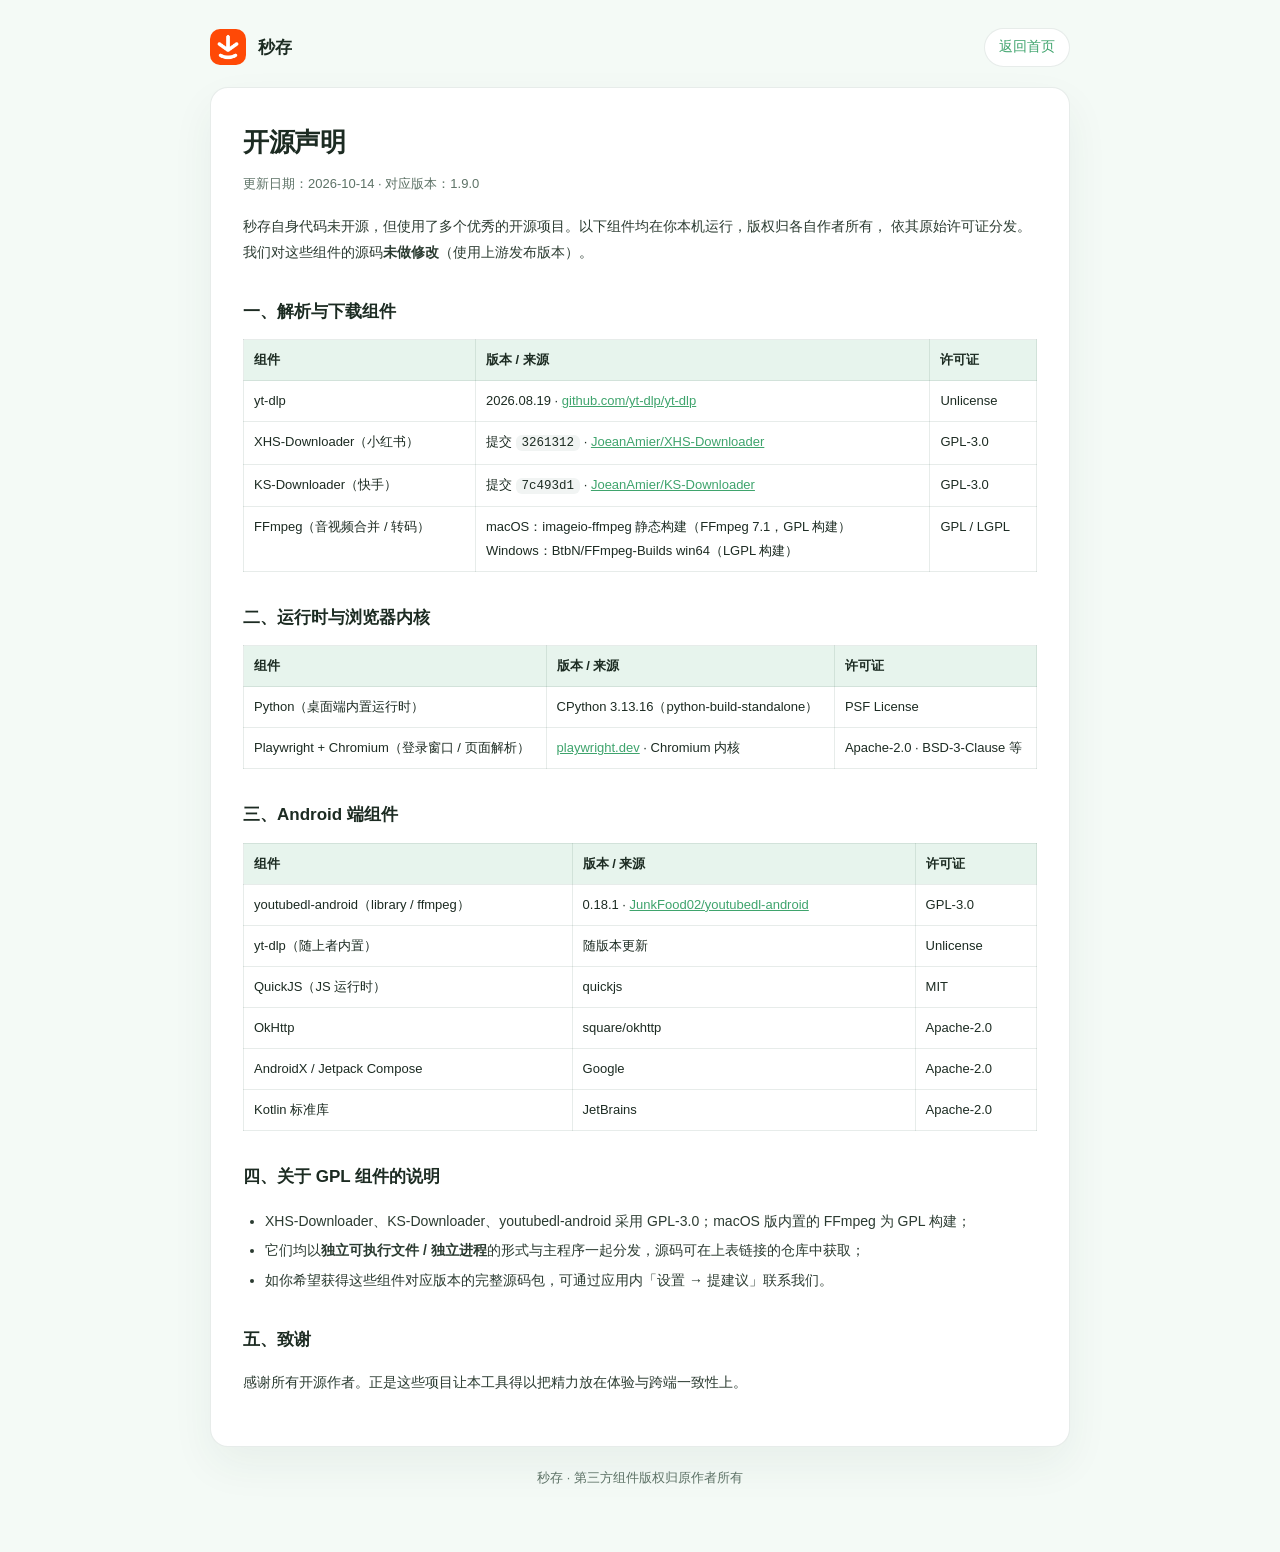
<file: website/opensource.html>
<!DOCTYPE html>
<html lang="zh-CN">
<head>
  <meta charset="UTF-8" />
  <meta name="viewport" content="width=device-width, initial-scale=1.0" />
  <title>开源声明 · 秒存</title>
  <link rel="icon" href="assets/icon.png" />
  <link rel="stylesheet" href="legal.css" />
</head>
<body>
  <header>
    <img src="assets/icon.png" alt="" />
    <b>秒存</b>
    <a class="back" href="index.html">返回首页</a>
  </header>

  <main>
    <h1>开源声明</h1>
    <p class="meta">更新日期：2026-10-14 · 对应版本：1.9.0</p>

    <p>
      秒存自身代码未开源，但使用了多个优秀的开源项目。以下组件均在你本机运行，版权归各自作者所有，
      依其原始许可证分发。我们对这些组件的源码<b>未做修改</b>（使用上游发布版本）。
    </p>

    <h2>一、解析与下载组件</h2>
    <table>
      <tr><th>组件</th><th>版本 / 来源</th><th>许可证</th></tr>
      <tr>
        <td>yt-dlp</td>
        <td>2026.08.19 · <a href="https://github.com/yt-dlp/yt-dlp" target="_blank" rel="noopener">github.com/yt-dlp/yt-dlp</a></td>
        <td>Unlicense</td>
      </tr>
      <tr>
        <td>XHS-Downloader（小红书）</td>
        <td>提交 <code>3261312</code> · <a href="https://github.com/JoeanAmier/XHS-Downloader" target="_blank" rel="noopener">JoeanAmier/XHS-Downloader</a></td>
        <td>GPL-3.0</td>
      </tr>
      <tr>
        <td>KS-Downloader（快手）</td>
        <td>提交 <code>7c493d1</code> · <a href="https://github.com/JoeanAmier/KS-Downloader" target="_blank" rel="noopener">JoeanAmier/KS-Downloader</a></td>
        <td>GPL-3.0</td>
      </tr>
      <tr>
        <td>FFmpeg（音视频合并 / 转码）</td>
        <td>macOS：imageio-ffmpeg 静态构建（FFmpeg 7.1，GPL 构建）<br />Windows：BtbN/FFmpeg-Builds win64（LGPL 构建）</td>
        <td>GPL / LGPL</td>
      </tr>
    </table>

    <h2>二、运行时与浏览器内核</h2>
    <table>
      <tr><th>组件</th><th>版本 / 来源</th><th>许可证</th></tr>
      <tr>
        <td>Python（桌面端内置运行时）</td>
        <td>CPython 3.13.16（python-build-standalone）</td>
        <td>PSF License</td>
      </tr>
      <tr>
        <td>Playwright + Chromium（登录窗口 / 页面解析）</td>
        <td><a href="https://playwright.dev" target="_blank" rel="noopener">playwright.dev</a> · Chromium 内核</td>
        <td>Apache-2.0 · BSD-3-Clause 等</td>
      </tr>
    </table>

    <h2>三、Android 端组件</h2>
    <table>
      <tr><th>组件</th><th>版本 / 来源</th><th>许可证</th></tr>
      <tr>
        <td>youtubedl-android（library / ffmpeg）</td>
        <td>0.18.1 · <a href="https://github.com/JunkFood02/youtubedl-android" target="_blank" rel="noopener">JunkFood02/youtubedl-android</a></td>
        <td>GPL-3.0</td>
      </tr>
      <tr><td>yt-dlp（随上者内置）</td><td>随版本更新</td><td>Unlicense</td></tr>
      <tr><td>QuickJS（JS 运行时）</td><td>quickjs</td><td>MIT</td></tr>
      <tr><td>OkHttp</td><td>square/okhttp</td><td>Apache-2.0</td></tr>
      <tr><td>AndroidX / Jetpack Compose</td><td>Google</td><td>Apache-2.0</td></tr>
      <tr><td>Kotlin 标准库</td><td>JetBrains</td><td>Apache-2.0</td></tr>
    </table>

    <h2>四、关于 GPL 组件的说明</h2>
    <ul>
      <li>XHS-Downloader、KS-Downloader、youtubedl-android 采用 GPL-3.0；macOS 版内置的 FFmpeg 为 GPL 构建；</li>
      <li>它们均以<b>独立可执行文件 / 独立进程</b>的形式与主程序一起分发，源码可在上表链接的仓库中获取；</li>
      <li>如你希望获得这些组件对应版本的完整源码包，可通过应用内「设置 → 提建议」联系我们。</li>
    </ul>

    <h2>五、致谢</h2>
    <p>感谢所有开源作者。正是这些项目让本工具得以把精力放在体验与跨端一致性上。</p>
  </main>

  <footer class="page-foot">秒存 · 第三方组件版权归原作者所有</footer>
</body>
</html>
</file>
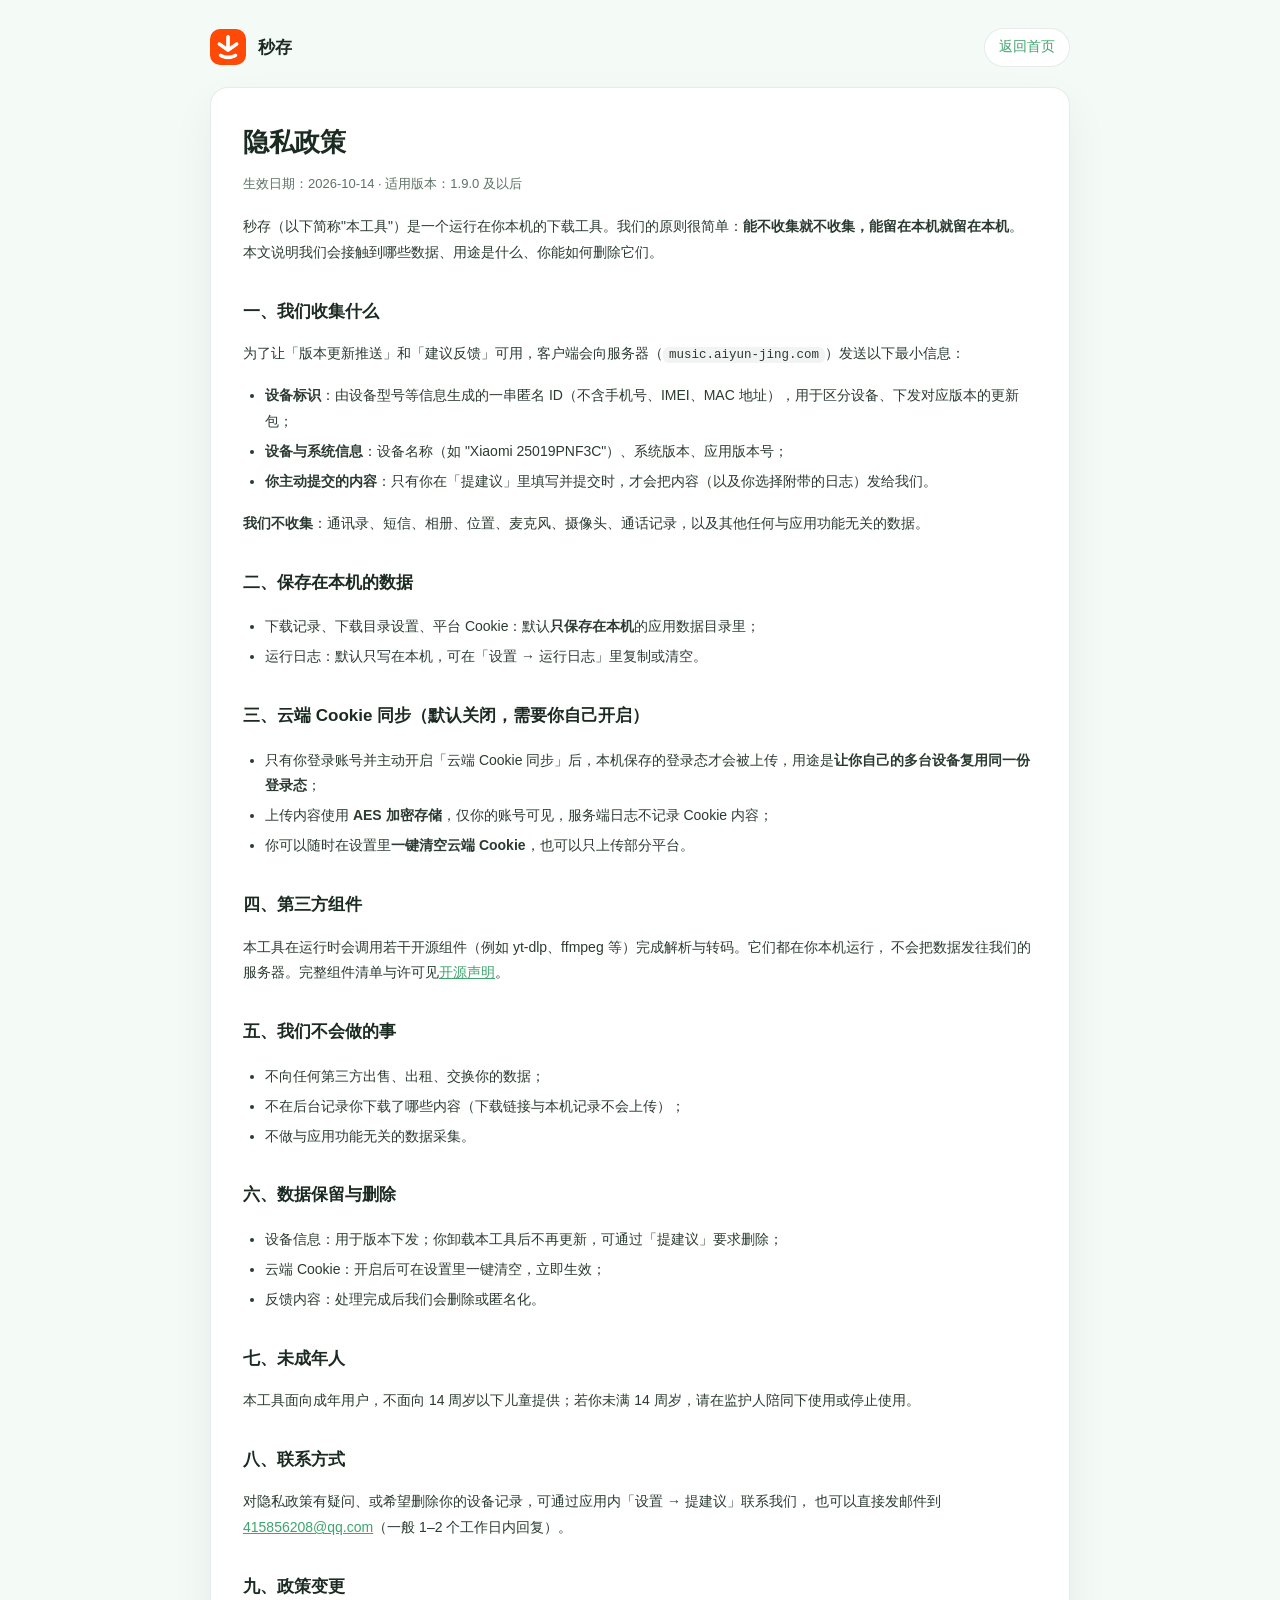
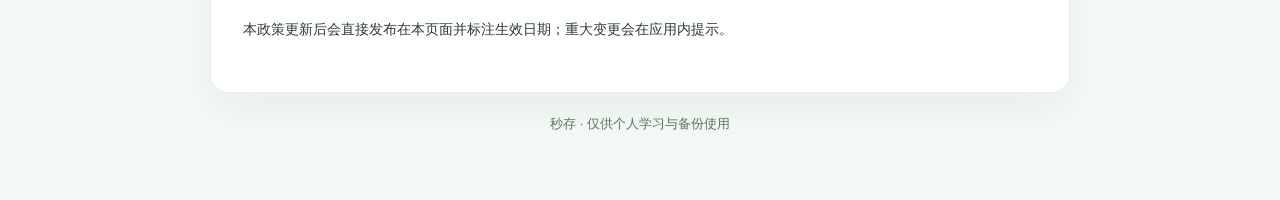
<file: website/privacy.html>
<!DOCTYPE html>
<html lang="zh-CN">
<head>
  <meta charset="UTF-8" />
  <meta name="viewport" content="width=device-width, initial-scale=1.0" />
  <title>隐私政策 · 秒存</title>
  <link rel="icon" href="assets/icon.png" />
  <link rel="stylesheet" href="legal.css" />
</head>
<body>
  <header>
    <img src="assets/icon.png" alt="" />
    <b>秒存</b>
    <a class="back" href="index.html">返回首页</a>
  </header>

  <main>
    <h1>隐私政策</h1>
    <p class="meta">生效日期：2026-10-14 · 适用版本：1.9.0 及以后</p>

    <p>
      秒存（以下简称"本工具"）是一个运行在你本机的下载工具。我们的原则很简单：<b>能不收集就不收集，能留在本机就留在本机</b>。
      本文说明我们会接触到哪些数据、用途是什么、你能如何删除它们。
    </p>

    <h2>一、我们收集什么</h2>
    <p>为了让「版本更新推送」和「建议反馈」可用，客户端会向服务器（<code>music.aiyun-jing.com</code>）发送以下最小信息：</p>
    <ul>
      <li><b>设备标识</b>：由设备型号等信息生成的一串匿名 ID（不含手机号、IMEI、MAC 地址），用于区分设备、下发对应版本的更新包；</li>
      <li><b>设备与系统信息</b>：设备名称（如 "Xiaomi 25019PNF3C"）、系统版本、应用版本号；</li>
      <li><b>你主动提交的内容</b>：只有你在「提建议」里填写并提交时，才会把内容（以及你选择附带的日志）发给我们。</li>
    </ul>
    <p><b>我们不收集</b>：通讯录、短信、相册、位置、麦克风、摄像头、通话记录，以及其他任何与应用功能无关的数据。</p>

    <h2>二、保存在本机的数据</h2>
    <ul>
      <li>下载记录、下载目录设置、平台 Cookie：默认<b>只保存在本机</b>的应用数据目录里；</li>
      <li>运行日志：默认只写在本机，可在「设置 → 运行日志」里复制或清空。</li>
    </ul>

    <h2>三、云端 Cookie 同步（默认关闭，需要你自己开启）</h2>
    <ul>
      <li>只有你登录账号并主动开启「云端 Cookie 同步」后，本机保存的登录态才会被上传，用途是<b>让你自己的多台设备复用同一份登录态</b>；</li>
      <li>上传内容使用 <b>AES 加密存储</b>，仅你的账号可见，服务端日志不记录 Cookie 内容；</li>
      <li>你可以随时在设置里<b>一键清空云端 Cookie</b>，也可以只上传部分平台。</li>
    </ul>

    <h2>四、第三方组件</h2>
    <p>
      本工具在运行时会调用若干开源组件（例如 yt-dlp、ffmpeg 等）完成解析与转码。它们都在你本机运行，
      不会把数据发往我们的服务器。完整组件清单与许可见<a href="opensource.html">开源声明</a>。
    </p>

    <h2>五、我们不会做的事</h2>
    <ul>
      <li>不向任何第三方出售、出租、交换你的数据；</li>
      <li>不在后台记录你下载了哪些内容（下载链接与本机记录不会上传）；</li>
      <li>不做与应用功能无关的数据采集。</li>
    </ul>

    <h2>六、数据保留与删除</h2>
    <ul>
      <li>设备信息：用于版本下发；你卸载本工具后不再更新，可通过「提建议」要求删除；</li>
      <li>云端 Cookie：开启后可在设置里一键清空，立即生效；</li>
      <li>反馈内容：处理完成后我们会删除或匿名化。</li>
    </ul>

    <h2>七、未成年人</h2>
    <p>本工具面向成年用户，不面向 14 周岁以下儿童提供；若你未满 14 周岁，请在监护人陪同下使用或停止使用。</p>

    <h2>八、联系方式</h2>
    <p>
      对隐私政策有疑问、或希望删除你的设备记录，可通过应用内「设置 → 提建议」联系我们，
      也可以直接发邮件到 <a href="mailto:415856208@qq.com">415856208@qq.com</a>（一般 1–2 个工作日内回复）。
    </p>

    <h2>九、政策变更</h2>
    <p>本政策更新后会直接发布在本页面并标注生效日期；重大变更会在应用内提示。</p>
  </main>

  <footer class="page-foot">秒存 · 仅供个人学习与备份使用</footer>
</body>
</html>
</file>
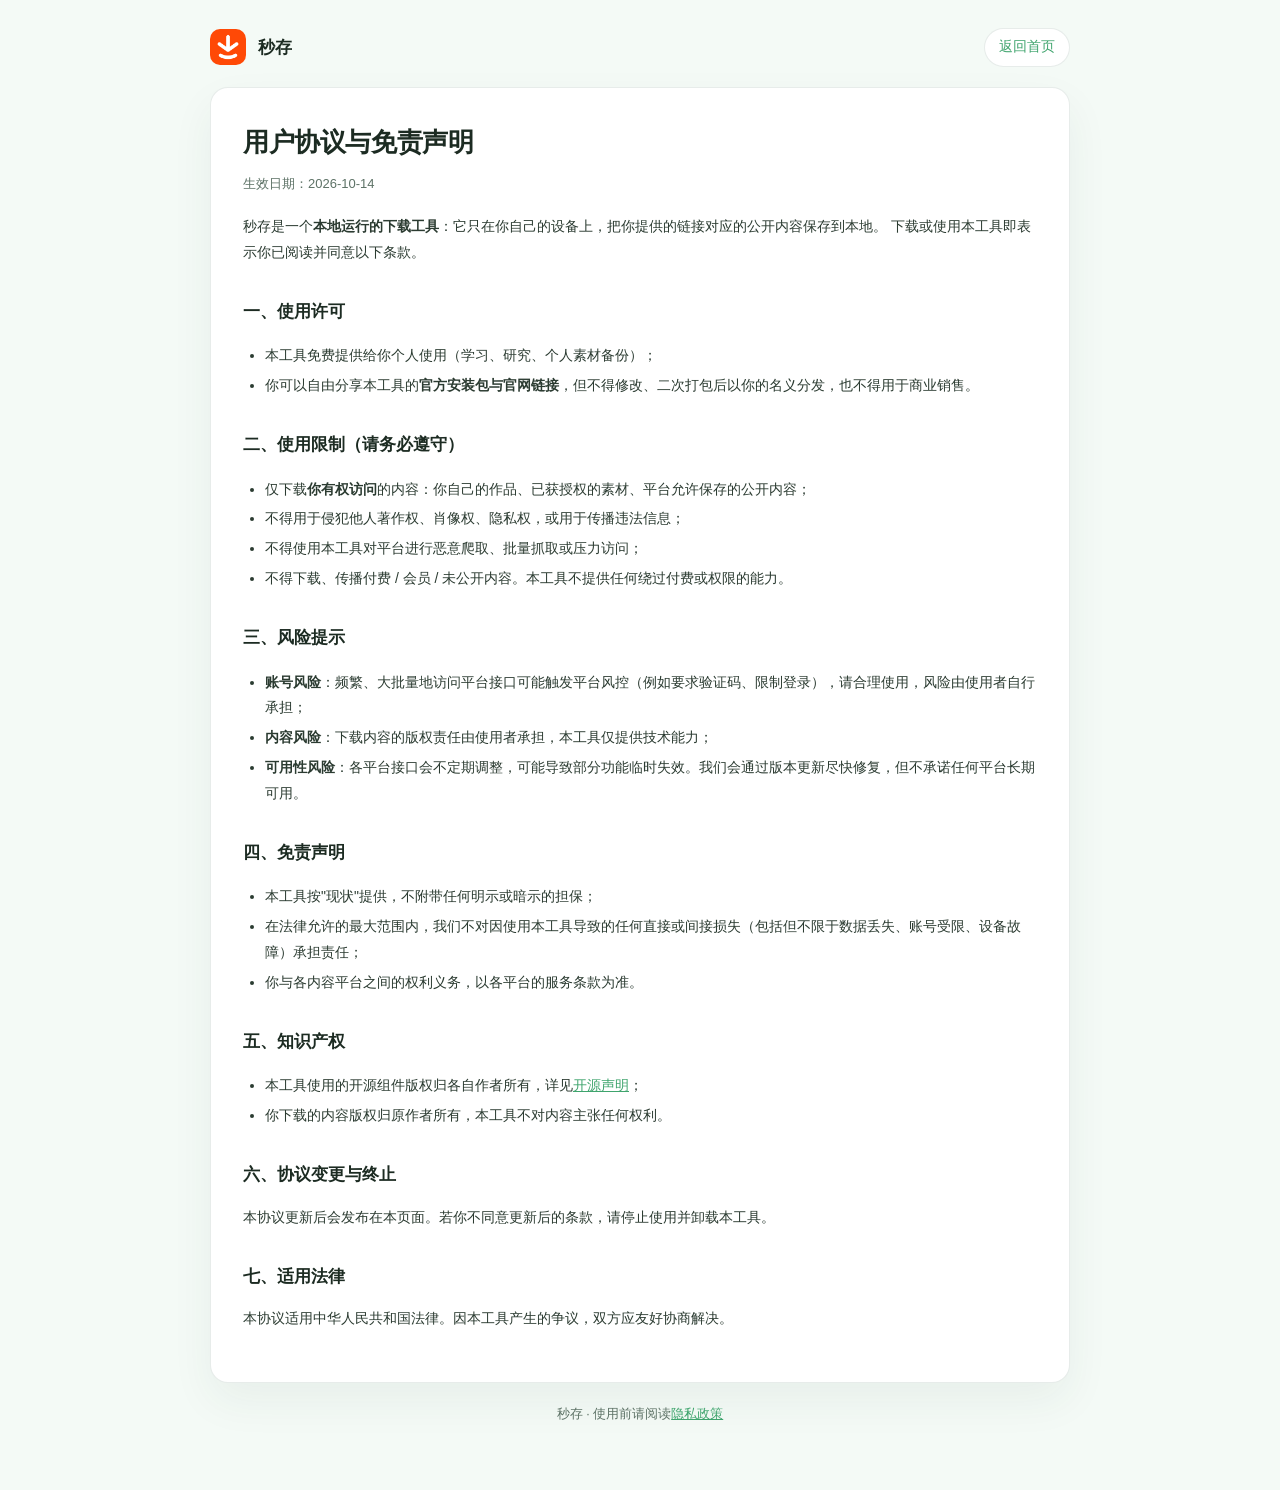
<file: website/terms.html>
<!DOCTYPE html>
<html lang="zh-CN">
<head>
  <meta charset="UTF-8" />
  <meta name="viewport" content="width=device-width, initial-scale=1.0" />
  <title>用户协议与免责声明 · 秒存</title>
  <link rel="icon" href="assets/icon.png" />
  <link rel="stylesheet" href="legal.css" />
</head>
<body>
  <header>
    <img src="assets/icon.png" alt="" />
    <b>秒存</b>
    <a class="back" href="index.html">返回首页</a>
  </header>

  <main>
    <h1>用户协议与免责声明</h1>
    <p class="meta">生效日期：2026-10-14</p>

    <p>
      秒存是一个<b>本地运行的下载工具</b>：它只在你自己的设备上，把你提供的链接对应的公开内容保存到本地。
      下载或使用本工具即表示你已阅读并同意以下条款。
    </p>

    <h2>一、使用许可</h2>
    <ul>
      <li>本工具免费提供给你个人使用（学习、研究、个人素材备份）；</li>
      <li>你可以自由分享本工具的<b>官方安装包与官网链接</b>，但不得修改、二次打包后以你的名义分发，也不得用于商业销售。</li>
    </ul>

    <h2>二、使用限制（请务必遵守）</h2>
    <ul>
      <li>仅下载<b>你有权访问</b>的内容：你自己的作品、已获授权的素材、平台允许保存的公开内容；</li>
      <li>不得用于侵犯他人著作权、肖像权、隐私权，或用于传播违法信息；</li>
      <li>不得使用本工具对平台进行恶意爬取、批量抓取或压力访问；</li>
      <li>不得下载、传播付费 / 会员 / 未公开内容。本工具不提供任何绕过付费或权限的能力。</li>
    </ul>

    <h2>三、风险提示</h2>
    <ul>
      <li><b>账号风险</b>：频繁、大批量地访问平台接口可能触发平台风控（例如要求验证码、限制登录），请合理使用，风险由使用者自行承担；</li>
      <li><b>内容风险</b>：下载内容的版权责任由使用者承担，本工具仅提供技术能力；</li>
      <li><b>可用性风险</b>：各平台接口会不定期调整，可能导致部分功能临时失效。我们会通过版本更新尽快修复，但不承诺任何平台长期可用。</li>
    </ul>

    <h2>四、免责声明</h2>
    <ul>
      <li>本工具按"现状"提供，不附带任何明示或暗示的担保；</li>
      <li>在法律允许的最大范围内，我们不对因使用本工具导致的任何直接或间接损失（包括但不限于数据丢失、账号受限、设备故障）承担责任；</li>
      <li>你与各内容平台之间的权利义务，以各平台的服务条款为准。</li>
    </ul>

    <h2>五、知识产权</h2>
    <ul>
      <li>本工具使用的开源组件版权归各自作者所有，详见<a href="opensource.html">开源声明</a>；</li>
      <li>你下载的内容版权归原作者所有，本工具不对内容主张任何权利。</li>
    </ul>

    <h2>六、协议变更与终止</h2>
    <p>本协议更新后会发布在本页面。若你不同意更新后的条款，请停止使用并卸载本工具。</p>

    <h2>七、适用法律</h2>
    <p>本协议适用中华人民共和国法律。因本工具产生的争议，双方应友好协商解决。</p>
  </main>

  <footer class="page-foot">秒存 · 使用前请阅读<a href="privacy.html">隐私政策</a></footer>
</body>
</html>
</file>
<file: website/legal.css>
/* 法律/声明类页面的统一样式（与官网浅绿主题一致） */

:root {
  --bg: #f4faf6;
  --card: #ffffff;
  --line: rgba(24, 72, 48, 0.10);
  --text: #1c2b22;
  --muted: #5d7266;
  --brand: #3fa46d;
  --brand-soft: rgba(63, 164, 109, 0.12);
  --radius: 18px;
  --font: -apple-system, BlinkMacSystemFont, "PingFang SC", "Hiragino Sans GB",
    "Microsoft YaHei", "Segoe UI", Roboto, "Helvetica Neue", Arial, sans-serif;
}

* { box-sizing: border-box; }

body {
  margin: 0;
  padding: 0 20px 64px;
  background: var(--bg);
  color: var(--text);
  font-family: var(--font);
  line-height: 1.85;
  -webkit-font-smoothing: antialiased;
}

header {
  max-width: 860px;
  margin: 0 auto;
  padding: 28px 0 8px;
  display: flex;
  align-items: center;
  gap: 12px;
}

header img { width: 36px; height: 36px; border-radius: 10px; }
header b { font-size: 17px; }
header a.back {
  margin-left: auto;
  font-size: 13.5px;
  color: var(--brand);
  text-decoration: none;
  padding: 6px 14px;
  border: 1px solid var(--line);
  border-radius: 999px;
  background: var(--card);
}

main {
  max-width: 860px;
  margin: 12px auto 0;
  padding: 30px 32px 36px;
  background: var(--card);
  border: 1px solid var(--line);
  border-radius: var(--radius);
  box-shadow: 0 18px 44px rgba(28, 74, 49, 0.06);
}

h1 { margin: 0 0 6px; font-size: 26px; letter-spacing: -0.4px; }
h2 { margin: 30px 0 8px; font-size: 17px; }
h3 { margin: 20px 0 6px; font-size: 15px; }

p, li { font-size: 14px; color: #2b3b31; }
.muted, .meta { color: var(--muted); font-size: 13px; }
.meta { margin: 0 0 18px; }

ul, ol { padding-left: 22px; }
li { margin: 4px 0; }

.tag {
  display: inline-block;
  padding: 2px 9px;
  border-radius: 999px;
  background: var(--brand-soft);
  color: var(--brand);
  font-size: 12px;
  margin-right: 6px;
}

table {
  width: 100%;
  border-collapse: collapse;
  margin: 12px 0;
  font-size: 13px;
}

th, td {
  border: 1px solid var(--line);
  padding: 8px 10px;
  text-align: left;
  vertical-align: top;
}

th { background: var(--brand-soft); font-weight: 600; }

code {
  background: rgba(28, 74, 49, 0.06);
  padding: 1px 6px;
  border-radius: 6px;
  font-size: 12.5px;
}

a { color: var(--brand); }

footer.page-foot {
  max-width: 860px;
  margin: 20px auto 0;
  color: var(--muted);
  font-size: 12.5px;
  text-align: center;
}
</file>
